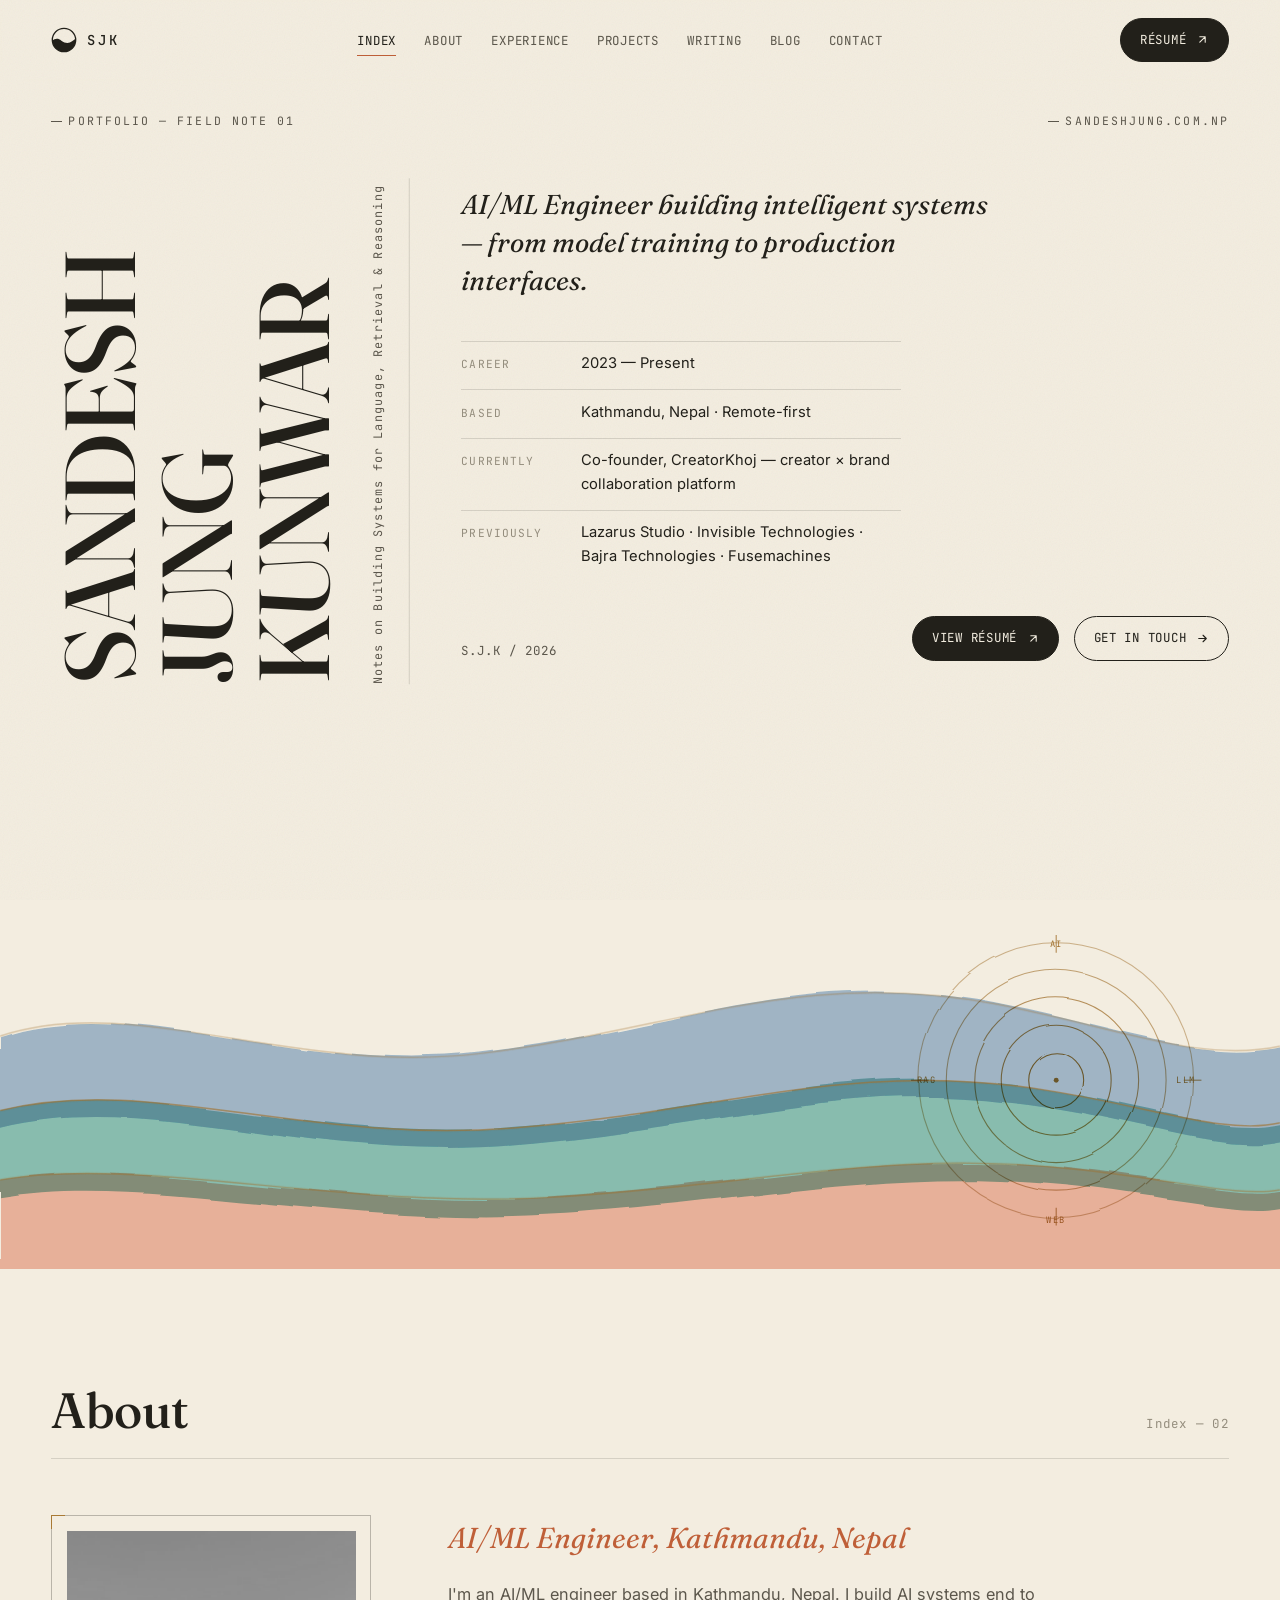
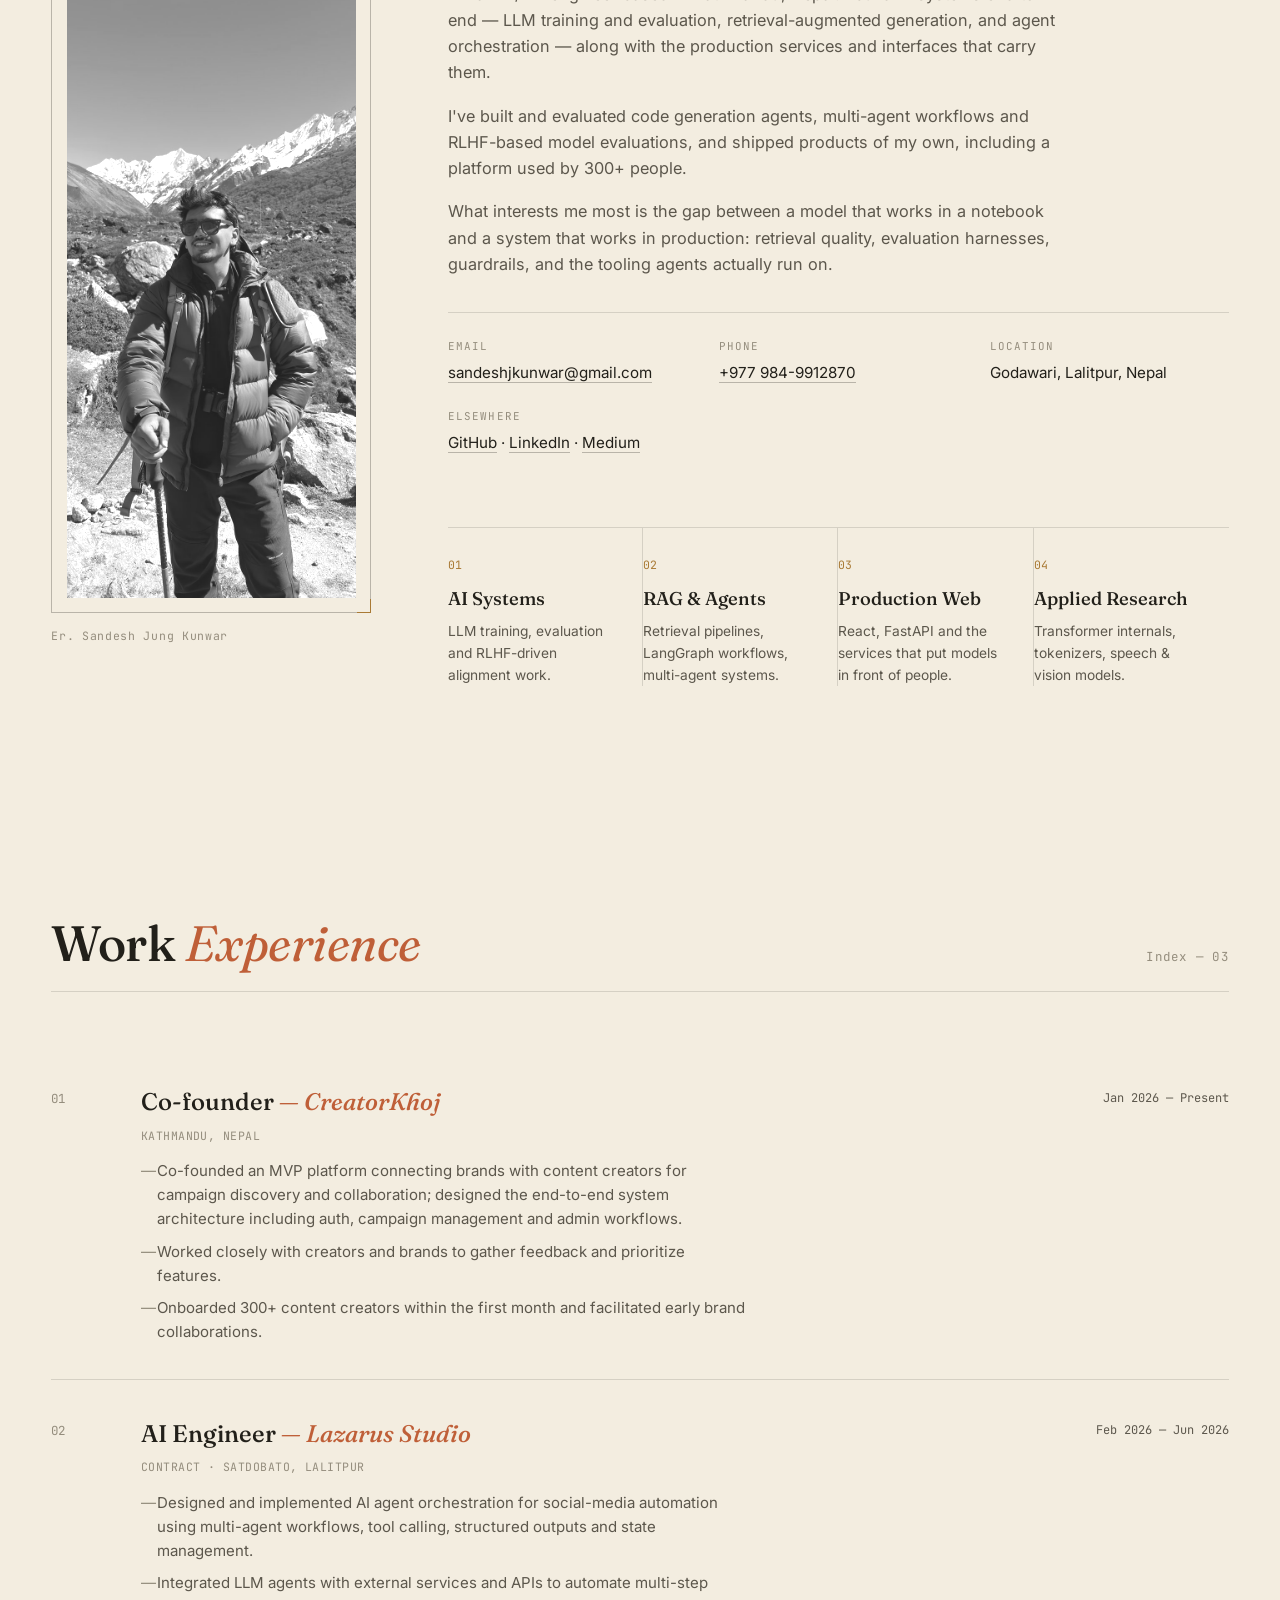
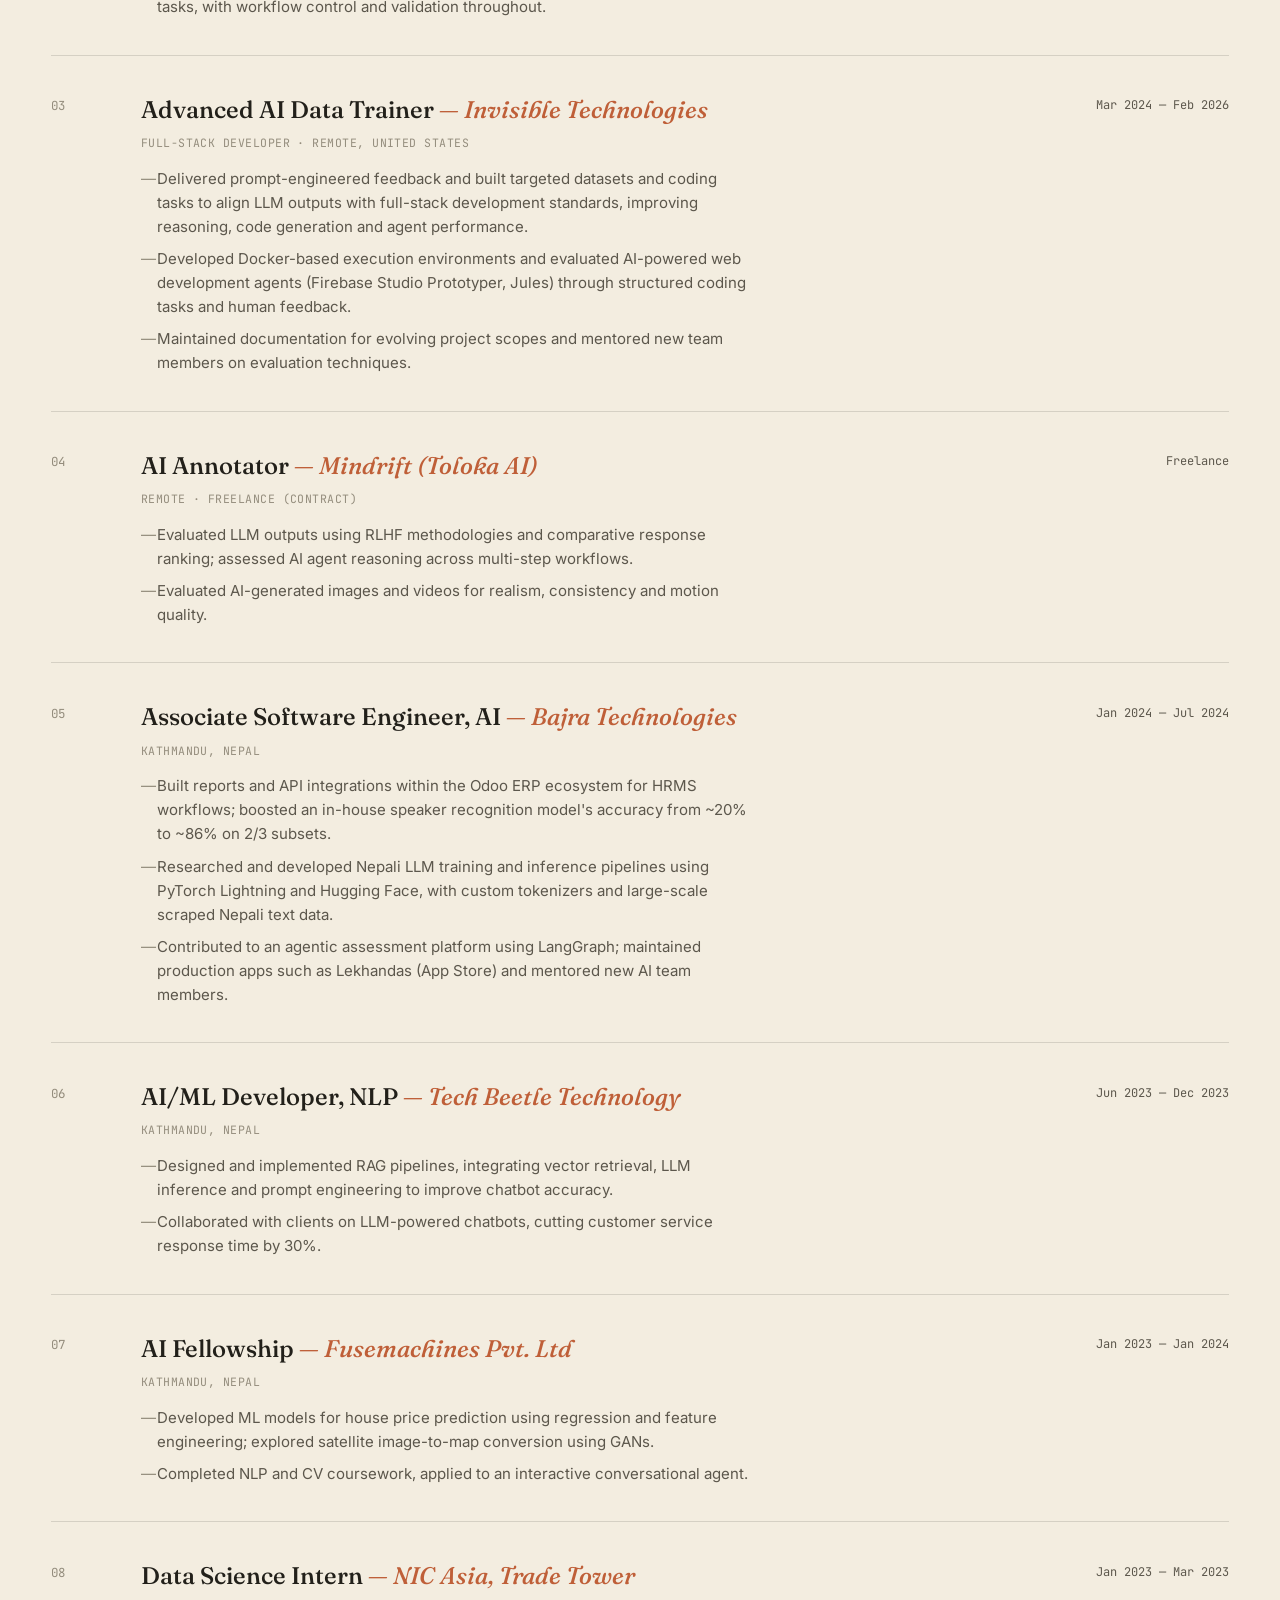
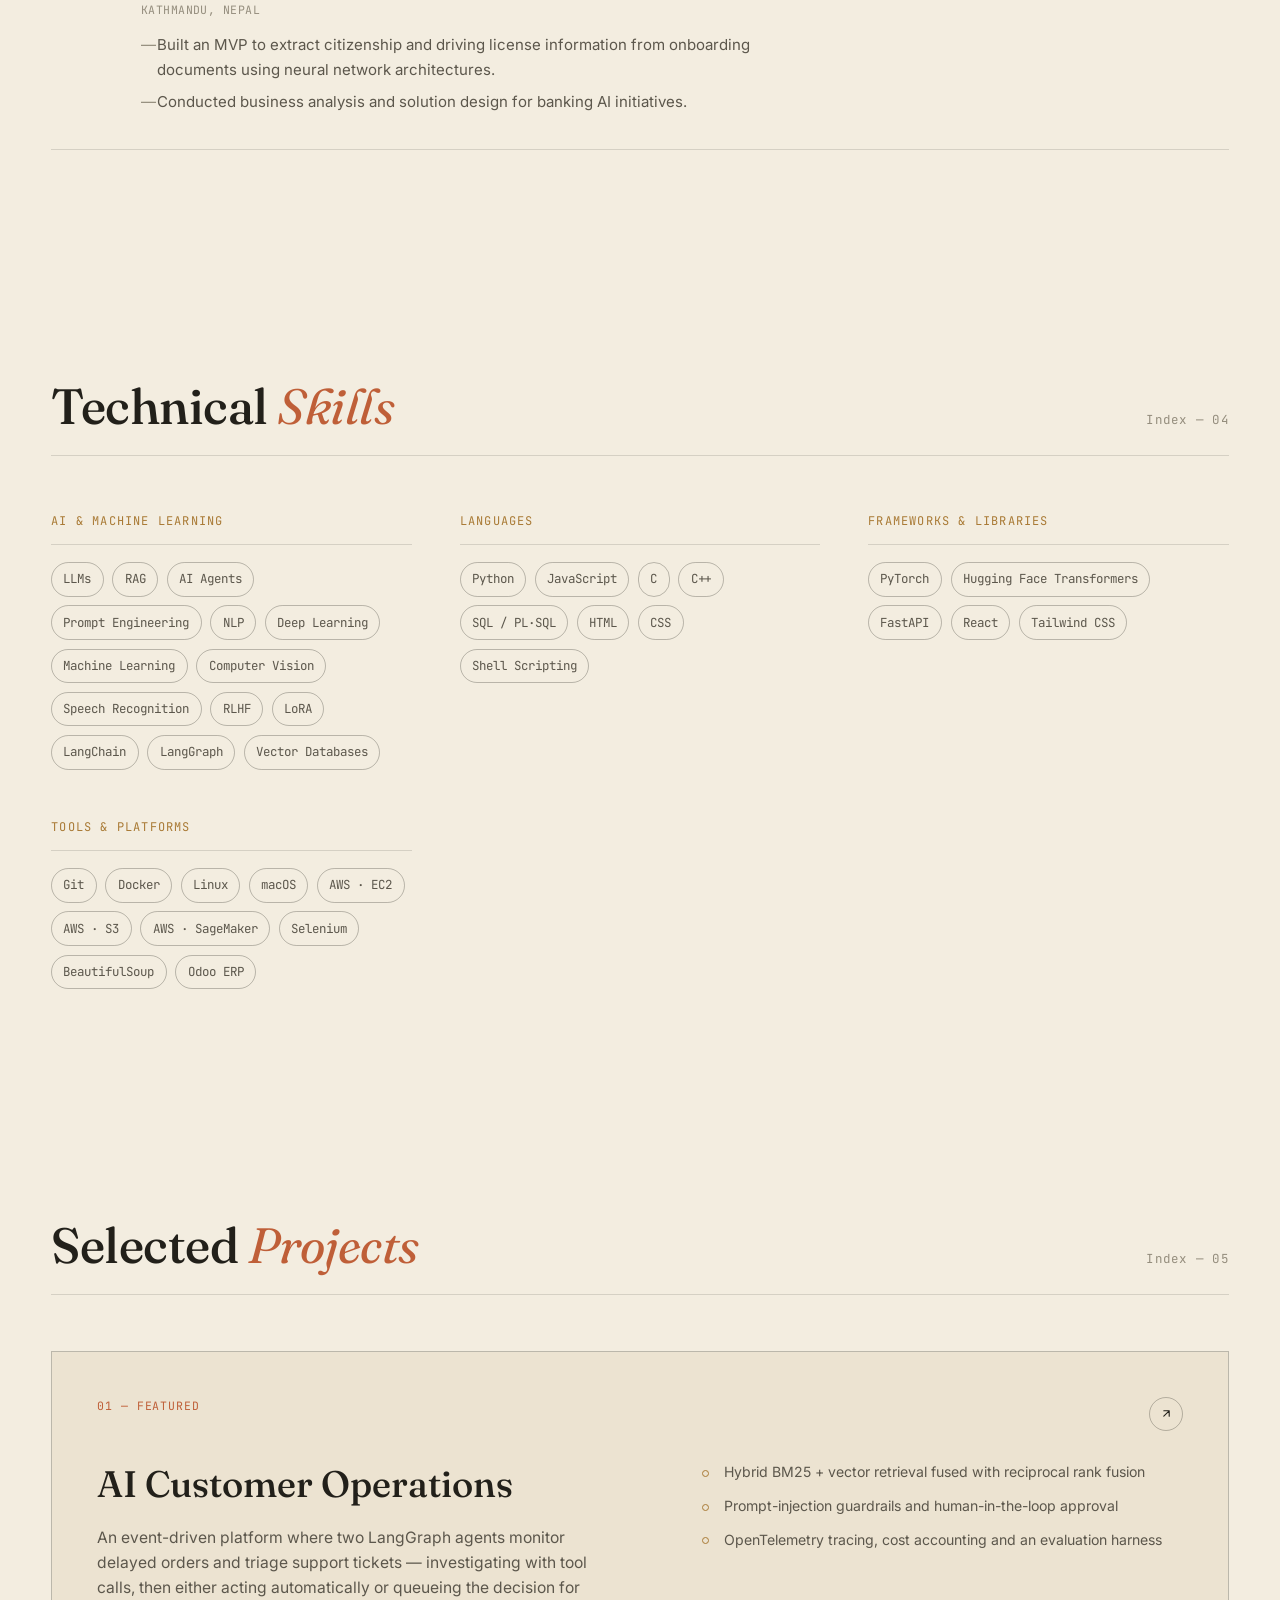
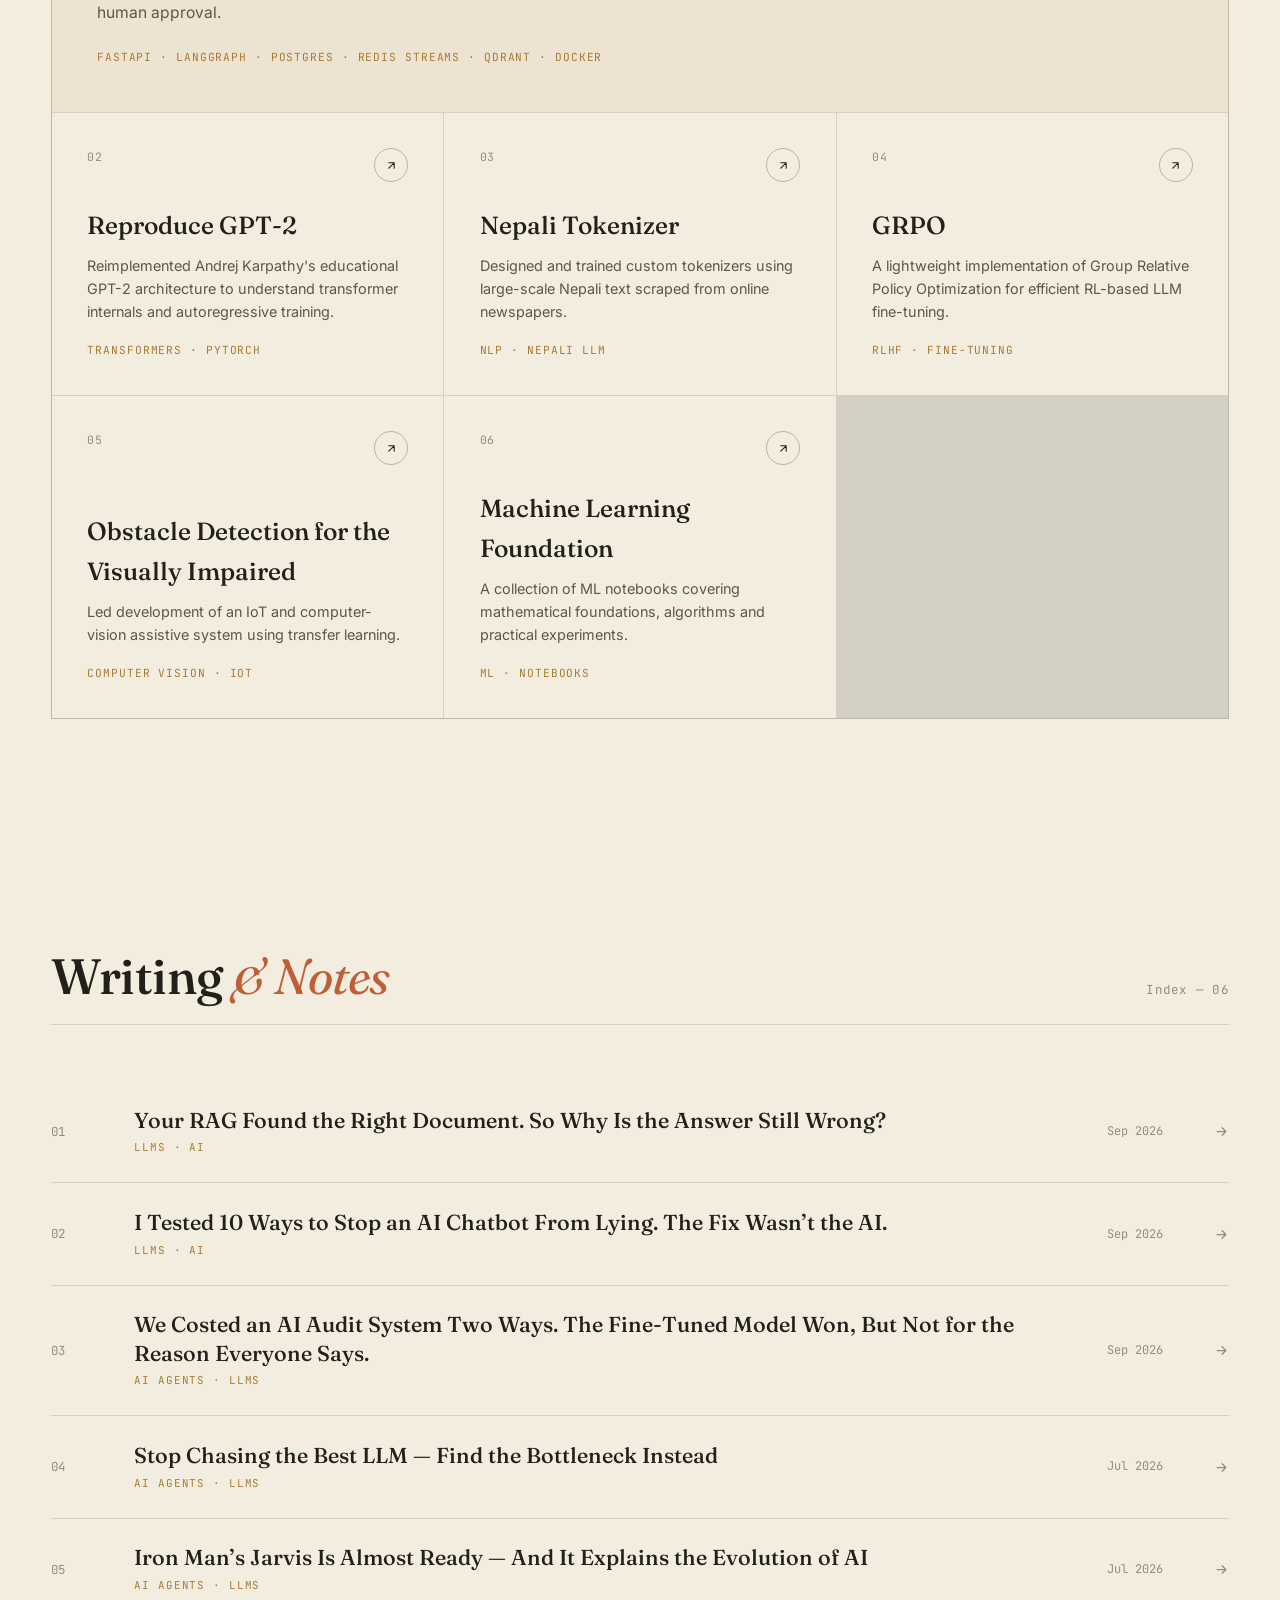
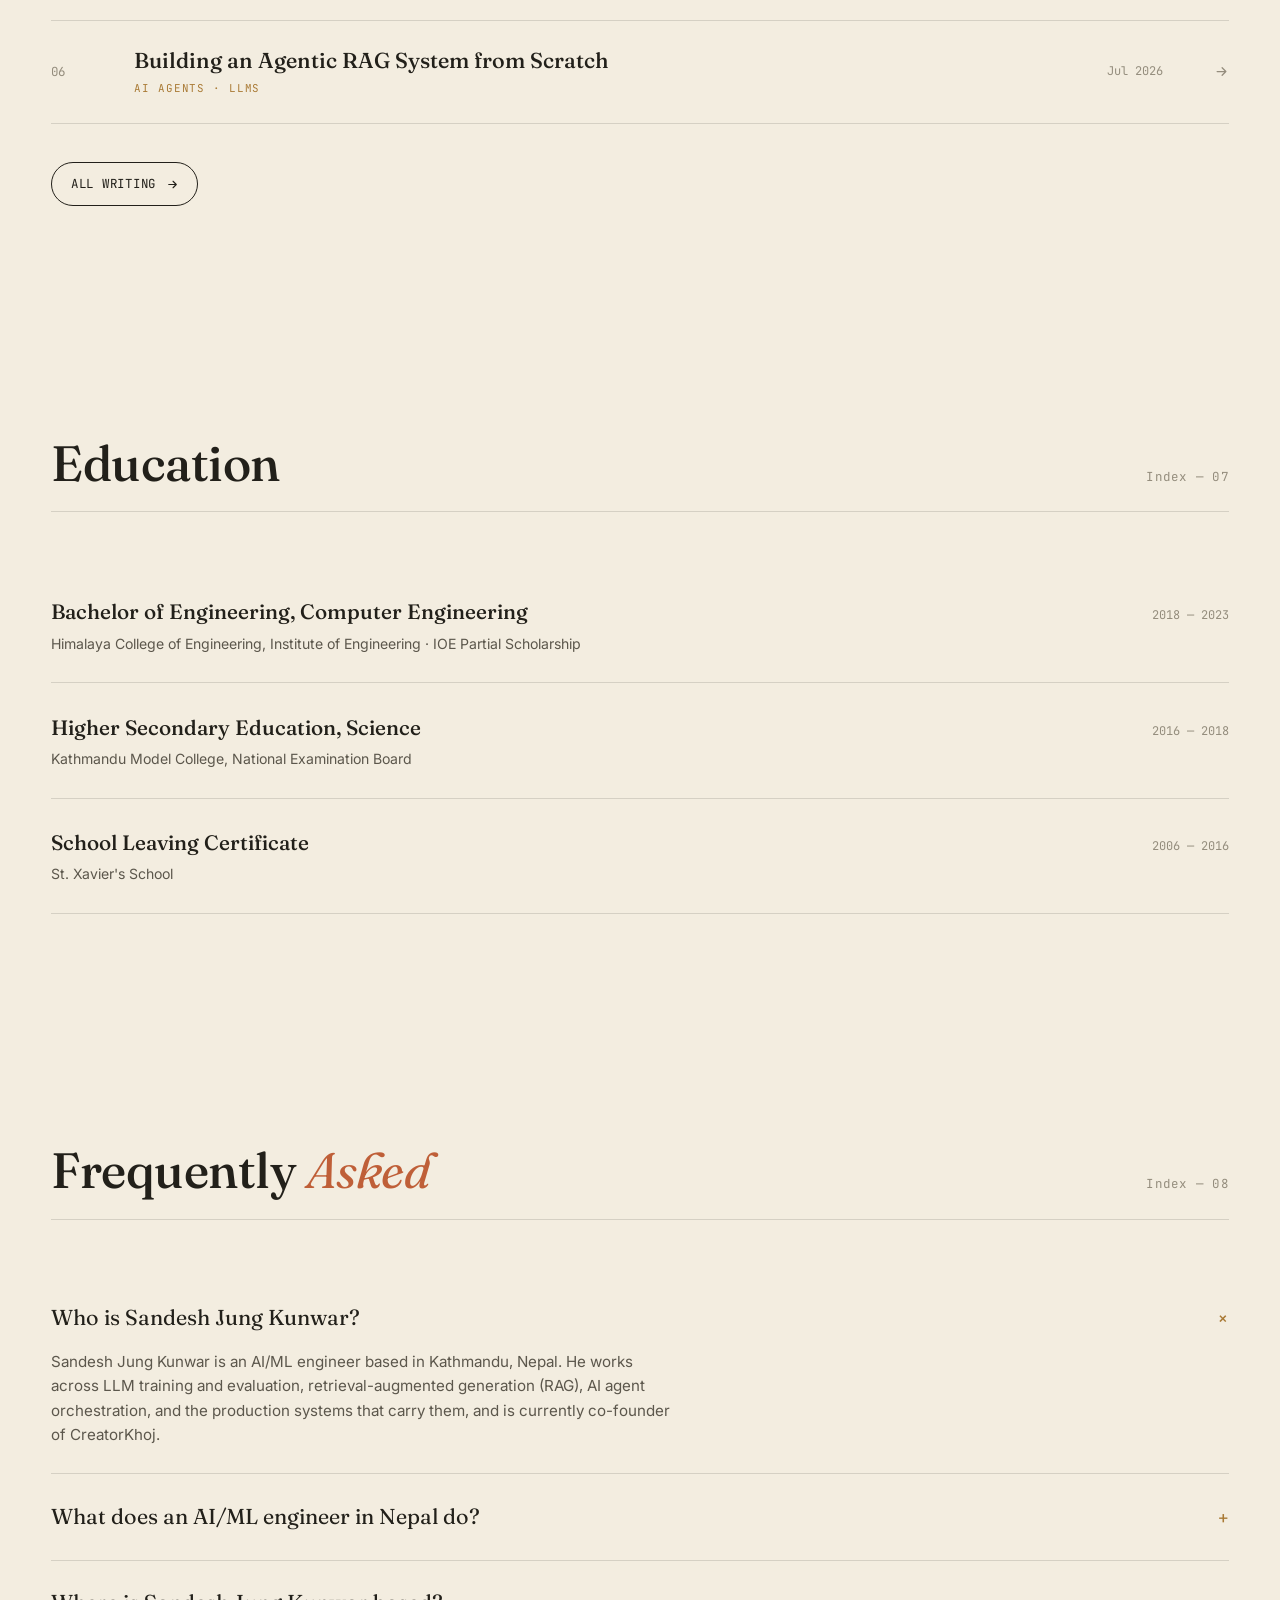
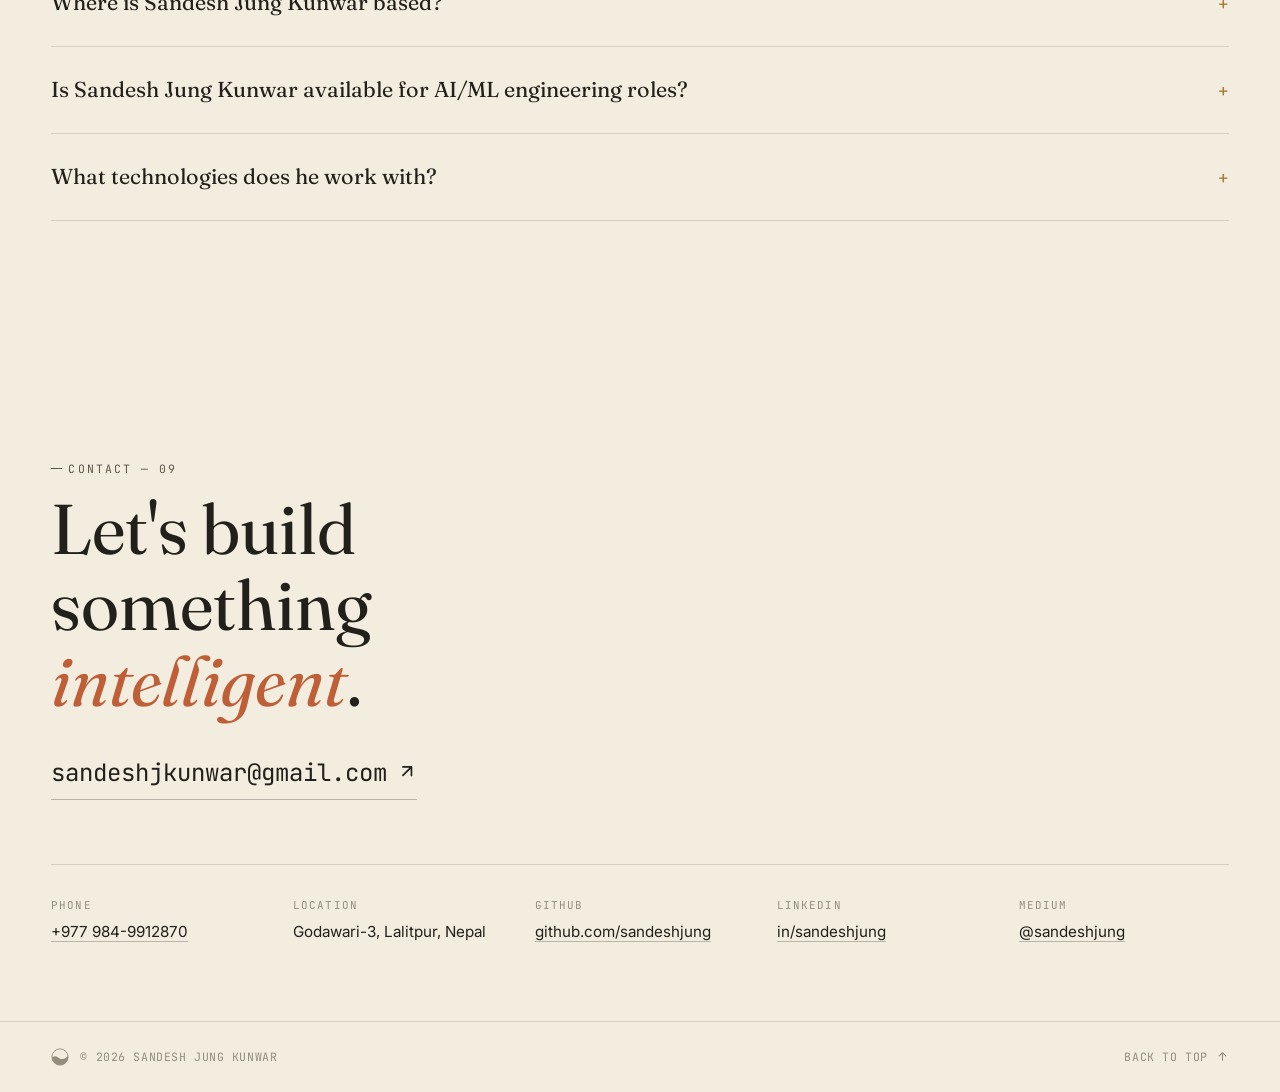
<file: index.html>
<!DOCTYPE html>
<html lang="en">

<head>
  <meta charset="UTF-8">
  <meta http-equiv="X-UA-Compatible" content="IE=edge">
  <meta name="viewport" content="width=device-width, initial-scale=1.0">

  <!--
    - primary meta tags
  -->
  <title>Sandesh Jung Kunwar | AI/ML Engineer in Nepal</title>
  <meta name="title" content="Sandesh Jung Kunwar | AI/ML Engineer in Nepal">
  <meta name="description" content="Sandesh Jung Kunwar is an AI/ML engineer based in Kathmandu, Nepal, building LLMs, RAG pipelines and AI agents for production. Explore his experience, projects and writing.">
  <meta name="keywords" content="Sandesh Jung Kunwar, AI/ML Engineer, AI Engineer Nepal, Machine Learning Engineer Nepal, AI Engineer Kathmandu, LLM Engineer, RAG Engineer, AI Agents Engineer, Nepali AI Engineer">
  <meta name="author" content="Sandesh Jung Kunwar">
  <meta name="robots" content="index, follow, max-image-preview:large">
  <meta name="theme-color" content="#f3ede0">
  <link rel="canonical" href="https://sandeshjung.com.np/">

  <!--
    - geo / location signals
  -->
  <meta name="geo.region" content="NP-3">
  <meta name="geo.placename" content="Kathmandu, Nepal">
  <meta name="geo.position" content="27.6710;85.3223">
  <meta name="ICBM" content="27.6710, 85.3223">

  <!--
    - open graph
  -->
  <meta property="og:type" content="profile">
  <meta property="og:url" content="https://sandeshjung.com.np/">
  <meta property="og:site_name" content="Sandesh Jung Kunwar">
  <meta property="og:locale" content="en_US">
  <meta property="og:title" content="Sandesh Jung Kunwar | AI/ML Engineer in Nepal">
  <meta property="og:description" content="AI/ML engineer based in Kathmandu, Nepal, building LLMs, RAG pipelines and AI agents for production. Experience, projects and writing.">
  <meta property="og:image" content="https://sandeshjung.com.np/assets/images/og-image.jpg">
  <meta property="og:image:width" content="1200">
  <meta property="og:image:height" content="630">
  <meta property="og:image:alt" content="Sandesh Jung Kunwar — AI/ML Engineer in Nepal">
  <meta property="profile:first_name" content="Sandesh">
  <meta property="profile:last_name" content="Kunwar">

  <!--
    - twitter card
  -->
  <meta name="twitter:card" content="summary_large_image">
  <meta name="twitter:title" content="Sandesh Jung Kunwar | AI/ML Engineer in Nepal">
  <meta name="twitter:description" content="AI/ML engineer based in Kathmandu, Nepal, building LLMs, RAG pipelines and AI agents for production.">
  <meta name="twitter:image" content="https://sandeshjung.com.np/assets/images/og-image.jpg">

  <!--
    - favicon
  -->
  <link rel="icon" href="favicon.svg" type="image/svg+xml">
  <link rel="apple-touch-icon" href="./assets/images/apple-touch-icon.png">
  <link rel="manifest" href="./site.webmanifest">

  <!--
    - font links
  -->
  <link rel="preconnect" href="https://fonts.googleapis.com">
  <link rel="preconnect" href="https://fonts.gstatic.com" crossorigin>

  <!--
    - custom css link
  -->
  <link rel="stylesheet" href="./assets/css/style.css">

  <!--
    - preload
  -->
  <link rel="preload" as="image" href="./assets/images/hero-image.jpg">

  <!--
    - structured data (SEO + GEO / AI answer engines)
  -->
  <script type="application/ld+json">
  {
    "@context": "https://schema.org",
    "@type": "Person",
    "@id": "https://sandeshjung.com.np/#person",
    "name": "Sandesh Jung Kunwar",
    "alternateName": "Sandesh Kunwar",
    "url": "https://sandeshjung.com.np/",
    "image": "https://sandeshjung.com.np/assets/images/hero-image.jpg",
    "jobTitle": "AI/ML Engineer",
    "description": "AI/ML engineer based in Kathmandu, Nepal, working across LLMs, retrieval-augmented generation, AI agents and production software systems.",
    "email": "mailto:sandeshjkunwar@gmail.com",
    "telephone": "+977-9849912870",
    "nationality": "Nepali",
    "gender": "Male",
    "address": {
      "@type": "PostalAddress",
      "addressLocality": "Lalitpur",
      "addressRegion": "Bagmati Province",
      "addressCountry": "NP"
    },
    "worksFor": {
      "@type": "Organization",
      "name": "CreatorKhoj"
    },
    "alumniOf": {
      "@type": "CollegeOrUniversity",
      "name": "Himalaya College of Engineering, Institute of Engineering"
    },
    "knowsAbout": [
      "Artificial Intelligence", "Machine Learning", "Large Language Models",
      "Retrieval-Augmented Generation", "AI Agents", "LangGraph", "LangChain",
      "Natural Language Processing", "Deep Learning", "Computer Vision",
      "RLHF", "PyTorch", "FastAPI", "React"
    ],
    "sameAs": [
      "https://github.com/sandeshjung",
      "https://www.linkedin.com/in/sandeshjung/",
      "https://medium.com/@sandeshjung"
    ]
  }
  </script>

  <script type="application/ld+json">
  {
    "@context": "https://schema.org",
    "@type": "WebSite",
    "url": "https://sandeshjung.com.np/",
    "name": "Sandesh Jung Kunwar — AI/ML Engineer in Nepal",
    "description": "Portfolio of Sandesh Jung Kunwar, an AI/ML engineer based in Kathmandu, Nepal.",
    "inLanguage": "en",
    "author": { "@id": "https://sandeshjung.com.np/#person" }
  }
  </script>

  <script type="application/ld+json">
  {
    "@context": "https://schema.org",
    "@type": "FAQPage",
    "mainEntity": [
      {
        "@type": "Question",
        "name": "Who is Sandesh Jung Kunwar?",
        "acceptedAnswer": {
          "@type": "Answer",
          "text": "Sandesh Jung Kunwar is an AI/ML engineer based in Kathmandu, Nepal. He works across LLM training and evaluation, retrieval-augmented generation (RAG), AI agent orchestration, and the production systems that carry them, and is currently co-founder of CreatorKhoj."
        }
      },
      {
        "@type": "Question",
        "name": "What does an AI/ML engineer in Nepal do?",
        "acceptedAnswer": {
          "@type": "Answer",
          "text": "An AI/ML engineer builds and ships machine learning and AI systems end to end: training and evaluating models, building retrieval and agent pipelines, and integrating them into production applications. Sandesh Jung Kunwar, an AI/ML engineer based in Nepal, has done this for LLM alignment, RAG chatbots, multi-agent workflows and full-stack products."
        }
      },
      {
        "@type": "Question",
        "name": "Where is Sandesh Jung Kunwar based?",
        "acceptedAnswer": {
          "@type": "Answer",
          "text": "Sandesh Jung Kunwar is based in Lalitpur, in the Kathmandu Valley, Nepal, and works remotely with teams internationally."
        }
      },
      {
        "@type": "Question",
        "name": "Is Sandesh Jung Kunwar available for AI/ML engineering roles?",
        "acceptedAnswer": {
          "@type": "Answer",
          "text": "Yes. Sandesh Jung Kunwar is open to AI/ML engineering opportunities, both remote and in Nepal. He can be reached at sandeshjkunwar@gmail.com."
        }
      },
      {
        "@type": "Question",
        "name": "What technologies does Sandesh Jung Kunwar work with?",
        "acceptedAnswer": {
          "@type": "Answer",
          "text": "Python, PyTorch, Hugging Face Transformers, LangChain and LangGraph, FastAPI, React, and AWS, applied to LLMs, RAG pipelines, AI agents and production web applications."
        }
      }
    ]
  }
  </script>

</head>

<body id="top">

  <!--
    - #SVG SYMBOLS
  -->

  <svg width="0" height="0" style="position:absolute" aria-hidden="true" focusable="false">
    <defs>
      <symbol id="mark" viewBox="0 0 32 32">
        <clipPath id="mark-clip">
          <circle cx="16" cy="16" r="14.4"/>
        </clipPath>
        <circle cx="16" cy="16" r="14.4" fill="none" stroke="currentColor" stroke-width="1.6"/>
        <path class="mark-tide" clip-path="url(#mark-clip)"
          d="M0 18.6C4.6 13.6 8.4 13.6 12.8 16.8 17.6 20.3 22 20.6 26.4 17.2 29 15.2 30.6 14 32 13.4V32H0Z"
          fill="currentColor"/>
      </symbol>
      <symbol id="arrow-up-right" viewBox="0 0 24 24">
        <path d="M7 17L17 7M17 7H7m10 0v10" fill="none" stroke="currentColor" stroke-width="2"
          stroke-linecap="round" stroke-linejoin="round"/>
      </symbol>
      <symbol id="arrow-right" viewBox="0 0 24 24">
        <path d="M5 12h14m0 0l-6-6m6 6l-6 6" fill="none" stroke="currentColor" stroke-width="2"
          stroke-linecap="round" stroke-linejoin="round"/>
      </symbol>
      <symbol id="arrow-top" viewBox="0 0 24 24">
        <path d="M12 19V5m0 0l-6 6m6-6l6 6" fill="none" stroke="currentColor" stroke-width="2"
          stroke-linecap="round" stroke-linejoin="round"/>
      </symbol>
      <symbol id="close" viewBox="0 0 24 24">
        <path d="M6 6l12 12M18 6L6 18" fill="none" stroke="currentColor" stroke-width="2" stroke-linecap="round"/>
      </symbol>
    </defs>
  </svg>


  <!--
    - #HEADER
  -->

  <header class="header" data-header>
    <div class="container">

      <a href="#top" class="logo" aria-label="Sandesh Jung Kunwar — home">
        <svg class="logo-mark" aria-hidden="true"><use href="#mark"></use></svg>
        <span class="logo-type">SJK</span>
      </a>

      <nav class="navbar" data-navbar>

        <div class="navbar-top">
          <a href="#top" class="logo" aria-label="Sandesh Jung Kunwar — home">
            <svg class="logo-mark" aria-hidden="true"><use href="#mark"></use></svg>
            <span class="logo-type">SJK</span>
          </a>

          <button class="nav-close-btn" aria-label="close menu" data-nav-toggler>
            <svg width="16" height="16" aria-hidden="true"><use href="#close"></use></svg>
          </button>
        </div>

        <ul class="navbar-list">
          <li><a href="#home" class="navbar-link" data-nav-link>Index</a></li>
          <li><a href="#about" class="navbar-link" data-nav-link>About</a></li>
          <li><a href="#experience" class="navbar-link" data-nav-link>Experience</a></li>
          <li><a href="#projects" class="navbar-link" data-nav-link>Projects</a></li>
          <li><a href="#writing" class="navbar-link" data-nav-link>Writing</a></li>
          <li><a href="./blog/" class="navbar-link" data-nav-link>Blog</a></li>
          <li><a href="#contact" class="navbar-link" data-nav-link>Contact</a></li>
        </ul>

      </nav>

      <div class="header-actions">
        <a href="./Sandesh_Jung_Kunwar_Resume.pdf" class="btn btn-primary" target="_blank" rel="noopener noreferrer">
          <span>Résumé</span>
          <svg class="btn-icon" aria-hidden="true"><use href="#arrow-up-right"></use></svg>
        </a>

        <button class="nav-open-btn" aria-label="open menu" data-nav-toggler>
          <span class="line"></span>
        </button>
      </div>

      <div class="overlay" data-overlay data-nav-toggler></div>

    </div>
  </header>


  <main>
    <article>

      <!--
        - #HERO
      -->

      <div class="hero" id="home">

        <div class="hero-topbar">
          <span class="eyebrow">Portfolio — Field Note 01</span>
          <span class="eyebrow eyebrow-r">sandeshjung.com.np</span>
        </div>

        <div class="hero-text-zone">

          <div class="hero-title-col">
            <h1 class="hero-name">SANDESH<br>JUNG<br>KUNWAR<span class="sr-only"> — AI/ML Engineer based in Kathmandu, Nepal</span></h1>
            <p class="hero-subline">Notes on Building Systems for Language, Retrieval &amp; Reasoning</p>
          </div>

          <div class="hero-info">

            <div>
              <p class="hero-tagline" data-reveal>AI/ML Engineer building intelligent systems — from model training to production interfaces.</p>

              <dl class="hero-meta" data-reveal>
                <div class="meta-row">
                  <dt>Career</dt>
                  <dd>2023 — Present</dd>
                </div>
                <div class="meta-row">
                  <dt>Based</dt>
                  <dd>Kathmandu, Nepal · Remote-first</dd>
                </div>
                <div class="meta-row">
                  <dt>Currently</dt>
                  <dd>Co-founder, CreatorKhoj — creator × brand collaboration platform</dd>
                </div>
                <div class="meta-row">
                  <dt>Previously</dt>
                  <dd>Lazarus Studio · Invisible Technologies · Bajra Technologies · Fusemachines</dd>
                </div>
              </dl>
            </div>

            <div class="hero-bottom-row">
              <span class="hero-signature">S.J.K / 2026</span>
              <div class="hero-cta">
                <a href="./Sandesh_Jung_Kunwar_Resume.pdf" class="btn btn-primary" target="_blank" rel="noopener noreferrer">
                  <span>View Résumé</span>
                  <svg class="btn-icon" aria-hidden="true"><use href="#arrow-up-right"></use></svg>
                </a>
                <a href="#contact" class="btn btn-ghost">
                  <span>Get in Touch</span>
                  <svg class="btn-icon" aria-hidden="true"><use href="#arrow-right"></use></svg>
                </a>
              </div>
            </div>

          </div>

        </div>

        <div class="hero-art-zone" aria-hidden="true">

          <svg class="tide-waves" viewBox="0 0 1440 420" preserveAspectRatio="none">
            <defs>
              <filter id="riso" x="-10%" y="-20%" width="120%" height="160%">
                <feTurbulence type="fractalNoise" baseFrequency="0.006" numOctaves="2" seed="4" result="n"/>
                <feDisplacementMap in="SourceGraphic" in2="n" scale="9"/>
              </filter>
            </defs>
            <g filter="url(#riso)">
              <path fill="#1f68b0" opacity="0.4" style="mix-blend-mode:multiply"
                d="M0 232C150 196 330 264 540 246C760 227 900 176 1120 206C1258 225 1350 254 1440 240L1440 316C1380 326 1300 304 1180 290C960 264 810 307 580 320C340 334 170 276 0 306Z"/>
              <path fill="#00867c" opacity="0.44" style="mix-blend-mode:multiply"
                d="M0 292C170 262 340 320 580 306C810 293 960 250 1180 276C1300 290 1380 312 1440 302L1440 370C1395 376 1330 363 1220 354C1000 336 860 366 620 376C380 386 160 342 0 362Z"/>
              <path fill="#e2643a" opacity="0.42" style="mix-blend-mode:multiply"
                d="M0 348C160 328 380 372 620 362C860 352 1000 322 1220 340C1330 349 1395 362 1440 356L1440 600L0 600Z"/>
            </g>
            <g stroke="#a97a35" fill="none" stroke-width="1.2" opacity="0.7">
              <path d="M0 292C170 262 340 320 580 306 810 293 960 250 1180 276 1300 290 1380 312 1440 302"/>
              <path opacity="0.75"
                d="M0 348C160 328 380 372 620 362 860 352 1000 322 1220 340 1330 349 1395 362 1440 356"/>
              <path opacity="0.5"
                d="M0 232C150 196 330 264 540 246 760 227 900 176 1120 206 1258 225 1350 254 1440 240"/>
            </g>
          </svg>

          <svg class="tide-dial" viewBox="0 0 300 300" fill="none">
            <defs>
              <filter id="wobble" x="-20%" y="-20%" width="140%" height="140%">
                <feTurbulence type="fractalNoise" baseFrequency="0.012" numOctaves="2" seed="7" result="noise"/>
                <feDisplacementMap in="SourceGraphic" in2="noise" scale="5"/>
              </filter>
            </defs>
            <g filter="url(#wobble)" stroke="#a97a35" stroke-width="1.1">
              <circle cx="150" cy="150" r="140" opacity="0.5"/>
              <circle cx="150" cy="150" r="112" opacity="0.62"/>
              <circle cx="150" cy="150" r="84" opacity="0.76"/>
              <circle cx="150" cy="150" r="56" opacity="0.88"/>
              <circle cx="150" cy="150" r="28" opacity="1"/>
            </g>
            <g stroke="#a97a35" stroke-width="1.1" opacity="0.8">
              <line x1="150" y1="2" x2="150" y2="20"/>
              <line x1="150" y1="280" x2="150" y2="298"/>
              <line x1="2" y1="150" x2="20" y2="150"/>
              <line x1="280" y1="150" x2="298" y2="150"/>
            </g>
            <circle cx="150" cy="150" r="2.5" fill="#a97a35"/>
            <g font-family="'JetBrains Mono', monospace" font-size="9" letter-spacing="1.5" fill="#a97a35">
              <text x="150" y="14" text-anchor="middle">AI</text>
              <text x="150" y="296" text-anchor="middle">WEB</text>
              <text x="8" y="153" text-anchor="start">RAG</text>
              <text x="292" y="153" text-anchor="end">LLM</text>
            </g>
          </svg>

        </div>

      </div>


      <!--
        - #ABOUT
      -->

      <section class="section" aria-labelledby="about-title" id="about">
        <div class="container">

          <div class="section-head" data-reveal>
            <h2 class="section-title" id="about-title">About</h2>
            <span class="index-no">Index — 02</span>
          </div>

          <div class="about-grid">

            <div class="about-portrait" data-reveal>
              <div class="portrait-frame">
                <span class="portrait-corner tl"></span>
                <span class="portrait-corner br"></span>
                <img src="./assets/images/hero-image.jpg" width="500" height="667" loading="lazy" alt="Sandesh Jung Kunwar, AI/ML engineer based in Kathmandu, Nepal">
              </div>
              <p class="portrait-caption">Er. Sandesh Jung Kunwar</p>
            </div>

            <div data-reveal>
              <p class="about-kicker">AI/ML Engineer, Kathmandu, Nepal</p>

              <div class="about-copy">
                <p>I'm an AI/ML engineer based in Kathmandu, Nepal. I build AI systems end to end — LLM training and evaluation, retrieval-augmented generation, and agent orchestration — along with the production services and interfaces that carry them.</p>
                <p>I've built and evaluated code generation agents, multi-agent workflows and RLHF-based model evaluations, and shipped products of my own, including a platform used by 300+ people.</p>
                <p>What interests me most is the gap between a model that works in a notebook and a system that works in production: retrieval quality, evaluation harnesses, guardrails, and the tooling agents actually run on.</p>
              </div>

              <dl class="about-facts">
                <div class="fact">
                  <dt>Email</dt>
                  <dd><a href="mailto:sandeshjkunwar@gmail.com">sandeshjkunwar@gmail.com</a></dd>
                </div>
                <div class="fact">
                  <dt>Phone</dt>
                  <dd><a href="tel:+9779849912870">+977 984-9912870</a></dd>
                </div>
                <div class="fact">
                  <dt>Location</dt>
                  <dd>Godawari, Lalitpur, Nepal</dd>
                </div>
                <div class="fact">
                  <dt>Elsewhere</dt>
                  <dd>
                    <a href="https://github.com/sandeshjung" target="_blank" rel="noopener noreferrer">GitHub</a> ·
                    <a href="https://www.linkedin.com/in/sandeshjung/" target="_blank" rel="noopener noreferrer">LinkedIn</a> ·
                    <a href="https://medium.com/@sandeshjung" target="_blank" rel="noopener noreferrer">Medium</a>
                  </dd>
                </div>
              </dl>

              <div class="focus-row">
                <div class="focus-item">
                  <span class="focus-no">01</span>
                  <h3 class="focus-title">AI Systems</h3>
                  <p class="focus-text">LLM training, evaluation and RLHF-driven alignment work.</p>
                </div>
                <div class="focus-item">
                  <span class="focus-no">02</span>
                  <h3 class="focus-title">RAG &amp; Agents</h3>
                  <p class="focus-text">Retrieval pipelines, LangGraph workflows, multi-agent systems.</p>
                </div>
                <div class="focus-item">
                  <span class="focus-no">03</span>
                  <h3 class="focus-title">Production Web</h3>
                  <p class="focus-text">React, FastAPI and the services that put models in front of people.</p>
                </div>
                <div class="focus-item">
                  <span class="focus-no">04</span>
                  <h3 class="focus-title">Applied Research</h3>
                  <p class="focus-text">Transformer internals, tokenizers, speech &amp; vision models.</p>
                </div>
              </div>

            </div>

          </div>

        </div>
      </section>


      <!--
        - #EXPERIENCE
      -->

      <section class="section" aria-labelledby="experience-title" id="experience">
        <div class="container">

          <div class="section-head" data-reveal>
            <h2 class="section-title" id="experience-title">Work <em>Experience</em></h2>
            <span class="index-no">Index — 03</span>
          </div>

          <div class="exp-list">

            <div class="exp-item" data-reveal>
              <span class="exp-no">01</span>
              <div>
                <h3 class="exp-role">Co-founder <span class="company">— CreatorKhoj</span></h3>
                <p class="exp-meta">Kathmandu, Nepal</p>
                <ul class="exp-desc">
                  <li>Co-founded an MVP platform connecting brands with content creators for campaign discovery and collaboration; designed the end-to-end system architecture including auth, campaign management and admin workflows.</li>
                  <li>Worked closely with creators and brands to gather feedback and prioritize features.</li>
                  <li>Onboarded 300+ content creators within the first month and facilitated early brand collaborations.</li>
                </ul>
              </div>
              <span class="exp-date">Jan 2026 — Present</span>
            </div>

            <div class="exp-item" data-reveal>
              <span class="exp-no">02</span>
              <div>
                <h3 class="exp-role">AI Engineer <span class="company">— Lazarus Studio</span></h3>
                <p class="exp-meta">Contract · Satdobato, Lalitpur</p>
                <ul class="exp-desc">
                  <li>Designed and implemented AI agent orchestration for social-media automation using multi-agent workflows, tool calling, structured outputs and state management.</li>
                  <li>Integrated LLM agents with external services and APIs to automate multi-step tasks, with workflow control and validation throughout.</li>
                </ul>
              </div>
              <span class="exp-date">Feb 2026 — Jun 2026</span>
            </div>

            <div class="exp-item" data-reveal>
              <span class="exp-no">03</span>
              <div>
                <h3 class="exp-role">Advanced AI Data Trainer <span class="company">— Invisible Technologies</span></h3>
                <p class="exp-meta">Full-Stack Developer · Remote, United States</p>
                <ul class="exp-desc">
                  <li>Delivered prompt-engineered feedback and built targeted datasets and coding tasks to align LLM outputs with full-stack development standards, improving reasoning, code generation and agent performance.</li>
                  <li>Developed Docker-based execution environments and evaluated AI-powered web development agents (Firebase Studio Prototyper, Jules) through structured coding tasks and human feedback.</li>
                  <li>Maintained documentation for evolving project scopes and mentored new team members on evaluation techniques.</li>
                </ul>
              </div>
              <span class="exp-date">Mar 2024 — Feb 2026</span>
            </div>

            <div class="exp-item" data-reveal>
              <span class="exp-no">04</span>
              <div>
                <h3 class="exp-role">AI Annotator <span class="company">— Mindrift (Toloka AI)</span></h3>
                <p class="exp-meta">Remote · Freelance (Contract)</p>
                <ul class="exp-desc">
                  <li>Evaluated LLM outputs using RLHF methodologies and comparative response ranking; assessed AI agent reasoning across multi-step workflows.</li>
                  <li>Evaluated AI-generated images and videos for realism, consistency and motion quality.</li>
                </ul>
              </div>
              <span class="exp-date">Freelance</span>
            </div>

            <div class="exp-item" data-reveal>
              <span class="exp-no">05</span>
              <div>
                <h3 class="exp-role">Associate Software Engineer, AI <span class="company">— Bajra Technologies</span></h3>
                <p class="exp-meta">Kathmandu, Nepal</p>
                <ul class="exp-desc">
                  <li>Built reports and API integrations within the Odoo ERP ecosystem for HRMS workflows; boosted an in-house speaker recognition model's accuracy from ~20% to ~86% on 2/3 subsets.</li>
                  <li>Researched and developed Nepali LLM training and inference pipelines using PyTorch Lightning and Hugging Face, with custom tokenizers and large-scale scraped Nepali text data.</li>
                  <li>Contributed to an agentic assessment platform using LangGraph; maintained production apps such as Lekhandas (App Store) and mentored new AI team members.</li>
                </ul>
              </div>
              <span class="exp-date">Jan 2024 — Jul 2024</span>
            </div>

            <div class="exp-item" data-reveal>
              <span class="exp-no">06</span>
              <div>
                <h3 class="exp-role">AI/ML Developer, NLP <span class="company">— Tech Beetle Technology</span></h3>
                <p class="exp-meta">Kathmandu, Nepal</p>
                <ul class="exp-desc">
                  <li>Designed and implemented RAG pipelines, integrating vector retrieval, LLM inference and prompt engineering to improve chatbot accuracy.</li>
                  <li>Collaborated with clients on LLM-powered chatbots, cutting customer service response time by 30%.</li>
                </ul>
              </div>
              <span class="exp-date">Jun 2023 — Dec 2023</span>
            </div>

            <div class="exp-item" data-reveal>
              <span class="exp-no">07</span>
              <div>
                <h3 class="exp-role">AI Fellowship <span class="company">— Fusemachines Pvt. Ltd</span></h3>
                <p class="exp-meta">Kathmandu, Nepal</p>
                <ul class="exp-desc">
                  <li>Developed ML models for house price prediction using regression and feature engineering; explored satellite image-to-map conversion using GANs.</li>
                  <li>Completed NLP and CV coursework, applied to an interactive conversational agent.</li>
                </ul>
              </div>
              <span class="exp-date">Jan 2023 — Jan 2024</span>
            </div>

            <div class="exp-item" data-reveal>
              <span class="exp-no">08</span>
              <div>
                <h3 class="exp-role">Data Science Intern <span class="company">— NIC Asia, Trade Tower</span></h3>
                <p class="exp-meta">Kathmandu, Nepal</p>
                <ul class="exp-desc">
                  <li>Built an MVP to extract citizenship and driving license information from onboarding documents using neural network architectures.</li>
                  <li>Conducted business analysis and solution design for banking AI initiatives.</li>
                </ul>
              </div>
              <span class="exp-date">Jan 2023 — Mar 2023</span>
            </div>

          </div>

        </div>
      </section>


      <!--
        - #SKILLS
      -->

      <section class="section" aria-labelledby="skills-title" id="skills">
        <div class="container">

          <div class="section-head" data-reveal>
            <h2 class="section-title" id="skills-title">Technical <em>Skills</em></h2>
            <span class="index-no">Index — 04</span>
          </div>

          <div class="skills-grid" data-reveal>

            <div>
              <p class="skill-group-title">AI &amp; Machine Learning</p>
              <div class="tag-list">
                <span class="tag">LLMs</span>
                <span class="tag">RAG</span>
                <span class="tag">AI Agents</span>
                <span class="tag">Prompt Engineering</span>
                <span class="tag">NLP</span>
                <span class="tag">Deep Learning</span>
                <span class="tag">Machine Learning</span>
                <span class="tag">Computer Vision</span>
                <span class="tag">Speech Recognition</span>
                <span class="tag">RLHF</span>
                <span class="tag">LoRA</span>
                <span class="tag">LangChain</span>
                <span class="tag">LangGraph</span>
                <span class="tag">Vector Databases</span>
              </div>
            </div>

            <div>
              <p class="skill-group-title">Languages</p>
              <div class="tag-list">
                <span class="tag">Python</span>
                <span class="tag">JavaScript</span>
                <span class="tag">C</span>
                <span class="tag">C++</span>
                <span class="tag">SQL / PL·SQL</span>
                <span class="tag">HTML</span>
                <span class="tag">CSS</span>
                <span class="tag">Shell Scripting</span>
              </div>
            </div>

            <div>
              <p class="skill-group-title">Frameworks &amp; Libraries</p>
              <div class="tag-list">
                <span class="tag">PyTorch</span>
                <span class="tag">Hugging Face Transformers</span>
                <span class="tag">FastAPI</span>
                <span class="tag">React</span>
                <span class="tag">Tailwind CSS</span>
              </div>
            </div>

            <div>
              <p class="skill-group-title">Tools &amp; Platforms</p>
              <div class="tag-list">
                <span class="tag">Git</span>
                <span class="tag">Docker</span>
                <span class="tag">Linux</span>
                <span class="tag">macOS</span>
                <span class="tag">AWS · EC2</span>
                <span class="tag">AWS · S3</span>
                <span class="tag">AWS · SageMaker</span>
                <span class="tag">Selenium</span>
                <span class="tag">BeautifulSoup</span>
                <span class="tag">Odoo ERP</span>
              </div>
            </div>

          </div>

        </div>
      </section>


      <!--
        - #PROJECTS
      -->

      <section class="section" aria-labelledby="projects-title" id="projects">
        <div class="container">

          <div class="section-head" data-reveal>
            <h2 class="section-title" id="projects-title">Selected <em>Projects</em></h2>
            <span class="index-no">Index — 05</span>
          </div>

          <div class="project-grid" data-reveal>

            <a class="project-card featured" href="https://github.com/sandeshjung/ai-customer-operations" target="_blank" rel="noopener noreferrer">
              <div class="project-top">
                <span class="project-no">01 — Featured</span>
                <span class="project-link">
                  <svg class="btn-icon" aria-hidden="true"><use href="#arrow-up-right"></use></svg>
                </span>
              </div>
              <div class="featured-body">
                <div>
                  <h3 class="project-title">AI Customer Operations</h3>
                  <p class="project-desc">An event-driven platform where two LangGraph agents monitor delayed orders and triage support tickets — investigating with tool calls, then either acting automatically or queueing the decision for human approval.</p>
                </div>
                <ul class="featured-points">
                  <li>Hybrid BM25 + vector retrieval fused with reciprocal rank fusion</li>
                  <li>Prompt-injection guardrails and human-in-the-loop approval</li>
                  <li>OpenTelemetry tracing, cost accounting and an evaluation harness</li>
                </ul>
              </div>
              <p class="project-tag">FastAPI · LangGraph · Postgres · Redis Streams · Qdrant · Docker</p>
            </a>

            <a class="project-card" href="https://github.com/sandeshjung/reproduce-GPT" target="_blank" rel="noopener noreferrer">
              <div class="project-top">
                <span class="project-no">02</span>
                <span class="project-link">
                  <svg class="btn-icon" aria-hidden="true"><use href="#arrow-up-right"></use></svg>
                </span>
              </div>
              <div>
                <h3 class="project-title">Reproduce GPT-2</h3>
                <p class="project-desc">Reimplemented Andrej Karpathy's educational GPT-2 architecture to understand transformer internals and autoregressive training.</p>
                <p class="project-tag">Transformers · PyTorch</p>
              </div>
            </a>

            <a class="project-card" href="https://github.com/sandeshjung/Tokenizer" target="_blank" rel="noopener noreferrer">
              <div class="project-top">
                <span class="project-no">03</span>
                <span class="project-link">
                  <svg class="btn-icon" aria-hidden="true"><use href="#arrow-up-right"></use></svg>
                </span>
              </div>
              <div>
                <h3 class="project-title">Nepali Tokenizer</h3>
                <p class="project-desc">Designed and trained custom tokenizers using large-scale Nepali text scraped from online newspapers.</p>
                <p class="project-tag">NLP · Nepali LLM</p>
              </div>
            </a>

            <a class="project-card" href="https://github.com/sandeshjung/nanoGRPO" target="_blank" rel="noopener noreferrer">
              <div class="project-top">
                <span class="project-no">04</span>
                <span class="project-link">
                  <svg class="btn-icon" aria-hidden="true"><use href="#arrow-up-right"></use></svg>
                </span>
              </div>
              <div>
                <h3 class="project-title">GRPO</h3>
                <p class="project-desc">A lightweight implementation of Group Relative Policy Optimization for efficient RL-based LLM fine-tuning.</p>
                <p class="project-tag">RLHF · Fine-tuning</p>
              </div>
            </a>

            <a class="project-card" href="https://github.com/sandeshjung" target="_blank" rel="noopener noreferrer">
              <div class="project-top">
                <span class="project-no">05</span>
                <span class="project-link">
                  <svg class="btn-icon" aria-hidden="true"><use href="#arrow-up-right"></use></svg>
                </span>
              </div>
              <div>
                <h3 class="project-title">Obstacle Detection for the Visually Impaired</h3>
                <p class="project-desc">Led development of an IoT and computer-vision assistive system using transfer learning.</p>
                <p class="project-tag">Computer Vision · IoT</p>
              </div>
            </a>

            <a class="project-card" href="https://github.com/sandeshjung/machine-learning-foundation" target="_blank" rel="noopener noreferrer">
              <div class="project-top">
                <span class="project-no">06</span>
                <span class="project-link">
                  <svg class="btn-icon" aria-hidden="true"><use href="#arrow-up-right"></use></svg>
                </span>
              </div>
              <div>
                <h3 class="project-title">Machine Learning Foundation</h3>
                <p class="project-desc">A collection of ML notebooks covering mathematical foundations, algorithms and practical experiments.</p>
                <p class="project-tag">ML · Notebooks</p>
              </div>
            </a>

          </div>

        </div>
      </section>


      <!--
        - #WRITING
      -->

      <section class="section" aria-labelledby="writing-title" id="writing">
        <div class="container">

          <div class="section-head" data-reveal>
            <h2 class="section-title" id="writing-title">Writing <em>&amp; Notes</em></h2>
            <span class="index-no">Index — 06</span>
          </div>

          <div class="writing-list" data-reveal>
            <!-- blog:latest:start — generated by scripts/build-blog.mjs -->

            <a class="writing-item" href="./blog/your-rag-found-the-right-document-so-why-is-the-answer-still-wrong/">
              <span class="writing-no">01</span>
              <div class="writing-body">
                <h3 class="writing-title">Your RAG Found the Right Document. So Why Is the Answer Still Wrong?</h3>
                <p class="writing-tag">LLMs · AI</p>
              </div>
              <span class="writing-date">Sep 2026</span>
              <svg class="writing-arrow" aria-hidden="true"><use href="#arrow-right"></use></svg>
            </a>

            <a class="writing-item" href="./blog/i-tested-10-ways-to-stop-an-ai-chatbot-from-lying-the-fix-wasnt-the-ai/">
              <span class="writing-no">02</span>
              <div class="writing-body">
                <h3 class="writing-title">I Tested 10 Ways to Stop an AI Chatbot From Lying. The Fix Wasn’t the AI.</h3>
                <p class="writing-tag">LLMs · AI</p>
              </div>
              <span class="writing-date">Sep 2026</span>
              <svg class="writing-arrow" aria-hidden="true"><use href="#arrow-right"></use></svg>
            </a>

            <a class="writing-item" href="./blog/we-costed-an-ai-audit-system-two-ways/">
              <span class="writing-no">03</span>
              <div class="writing-body">
                <h3 class="writing-title">We Costed an AI Audit System Two Ways. The Fine-Tuned Model Won, But Not for the Reason Everyone Says.</h3>
                <p class="writing-tag">AI Agents · LLMs</p>
              </div>
              <span class="writing-date">Sep 2026</span>
              <svg class="writing-arrow" aria-hidden="true"><use href="#arrow-right"></use></svg>
            </a>

            <a class="writing-item" href="./blog/stop-chasing-the-best-llm-find-the-bottleneck-instead/">
              <span class="writing-no">04</span>
              <div class="writing-body">
                <h3 class="writing-title">Stop Chasing the Best LLM — Find the Bottleneck Instead</h3>
                <p class="writing-tag">AI Agents · LLMs</p>
              </div>
              <span class="writing-date">Jul 2026</span>
              <svg class="writing-arrow" aria-hidden="true"><use href="#arrow-right"></use></svg>
            </a>

            <a class="writing-item" href="./blog/iron-mans-jarvis-is-almost-ready-and-it-explains-the-evolution-of-ai/">
              <span class="writing-no">05</span>
              <div class="writing-body">
                <h3 class="writing-title">Iron Man’s Jarvis Is Almost Ready — And It Explains the Evolution of AI</h3>
                <p class="writing-tag">AI Agents · LLMs</p>
              </div>
              <span class="writing-date">Jul 2026</span>
              <svg class="writing-arrow" aria-hidden="true"><use href="#arrow-right"></use></svg>
            </a>

            <a class="writing-item" href="./blog/building-an-agentic-rag-system-from-scratch/">
              <span class="writing-no">06</span>
              <div class="writing-body">
                <h3 class="writing-title">Building an Agentic RAG System from Scratch</h3>
                <p class="writing-tag">AI Agents · LLMs</p>
              </div>
              <span class="writing-date">Jul 2026</span>
              <svg class="writing-arrow" aria-hidden="true"><use href="#arrow-right"></use></svg>
            </a>

            <!-- blog:latest:end -->

          </div>

          <a href="./blog/" class="btn btn-ghost writing-all" data-reveal>
            <span>All writing</span>
            <svg class="btn-icon" aria-hidden="true"><use href="#arrow-right"></use></svg>
          </a>

        </div>
      </section>


      <!--
        - #EDUCATION
      -->

      <section class="section" aria-labelledby="education-title" id="education">
        <div class="container">

          <div class="section-head" data-reveal>
            <h2 class="section-title" id="education-title">Education</h2>
            <span class="index-no">Index — 07</span>
          </div>

          <div class="edu-list" data-reveal>

            <div class="edu-item">
              <div>
                <h3 class="edu-degree">Bachelor of Engineering, Computer Engineering</h3>
                <p class="edu-school">Himalaya College of Engineering, Institute of Engineering · IOE Partial Scholarship</p>
              </div>
              <span class="edu-date">2018 — 2023</span>
            </div>

            <div class="edu-item">
              <div>
                <h3 class="edu-degree">Higher Secondary Education, Science</h3>
                <p class="edu-school">Kathmandu Model College, National Examination Board</p>
              </div>
              <span class="edu-date">2016 — 2018</span>
            </div>

            <div class="edu-item">
              <div>
                <h3 class="edu-degree">School Leaving Certificate</h3>
                <p class="edu-school">St. Xavier's School</p>
              </div>
              <span class="edu-date">2006 — 2016</span>
            </div>

          </div>

        </div>
      </section>


      <!--
        - #FAQ
      -->

      <section class="section" aria-labelledby="faq-title" id="faq">
        <div class="container">

          <div class="section-head" data-reveal>
            <h2 class="section-title" id="faq-title">Frequently <em>Asked</em></h2>
            <span class="index-no">Index — 08</span>
          </div>

          <div class="faq-list" data-reveal>

            <details class="faq-item" open>
              <summary class="faq-question">Who is Sandesh Jung Kunwar?</summary>
              <p class="faq-answer">Sandesh Jung Kunwar is an AI/ML engineer based in Kathmandu, Nepal. He works across LLM training and evaluation, retrieval-augmented generation (RAG), AI agent orchestration, and the production systems that carry them, and is currently co-founder of CreatorKhoj.</p>
            </details>

            <details class="faq-item">
              <summary class="faq-question">What does an AI/ML engineer in Nepal do?</summary>
              <p class="faq-answer">An AI/ML engineer builds and ships machine learning and AI systems end to end: training and evaluating models, building retrieval and agent pipelines, and integrating them into production applications. Sandesh has done this for LLM alignment, RAG chatbots, multi-agent workflows and full-stack products.</p>
            </details>

            <details class="faq-item">
              <summary class="faq-question">Where is Sandesh Jung Kunwar based?</summary>
              <p class="faq-answer">He's based in Lalitpur, in the Kathmandu Valley, Nepal, and works remotely with teams internationally.</p>
            </details>

            <details class="faq-item">
              <summary class="faq-question">Is Sandesh Jung Kunwar available for AI/ML engineering roles?</summary>
              <p class="faq-answer">Yes — he's open to AI/ML engineering opportunities, both remote and in Nepal. Reach him at <a href="mailto:sandeshjkunwar@gmail.com">sandeshjkunwar@gmail.com</a>.</p>
            </details>

            <details class="faq-item">
              <summary class="faq-question">What technologies does he work with?</summary>
              <p class="faq-answer">Python, PyTorch, Hugging Face Transformers, LangChain and LangGraph, FastAPI, React, and AWS — applied to LLMs, RAG pipelines, AI agents and production web applications.</p>
            </details>

          </div>

        </div>
      </section>


      <!--
        - #CONTACT
      -->

      <section class="section contact" aria-labelledby="contact-title" id="contact">
        <div class="container">

          <span class="eyebrow" data-reveal>Contact — 09</span>

          <h2 class="contact-title" id="contact-title" data-reveal>Let's build something <em>intelligent</em>.</h2>

          <a href="mailto:sandeshjkunwar@gmail.com" class="contact-email" data-reveal>
            sandeshjkunwar@gmail.com
            <svg class="contact-email-icon" aria-hidden="true"><use href="#arrow-up-right"></use></svg>
          </a>

          <dl class="contact-grid" data-reveal>
            <div class="fact">
              <dt>Phone</dt>
              <dd><a href="tel:+9779849912870">+977 984-9912870</a></dd>
            </div>
            <div class="fact">
              <dt>Location</dt>
              <dd>Godawari-3, Lalitpur, Nepal</dd>
            </div>
            <div class="fact">
              <dt>GitHub</dt>
              <dd><a href="https://github.com/sandeshjung" target="_blank" rel="noopener noreferrer">github.com/sandeshjung</a></dd>
            </div>
            <div class="fact">
              <dt>LinkedIn</dt>
              <dd><a href="https://www.linkedin.com/in/sandeshjung/" target="_blank" rel="noopener noreferrer">in/sandeshjung</a></dd>
            </div>
            <div class="fact">
              <dt>Medium</dt>
              <dd><a href="https://medium.com/@sandeshjung" target="_blank" rel="noopener noreferrer">@sandeshjung</a></dd>
            </div>
          </dl>

        </div>
      </section>

    </article>
  </main>

  <!--
    - #FOOTER
  -->

  <footer class="footer">
    <div class="container">

      <span class="footer-mark">
        <svg class="logo-mark" aria-hidden="true"><use href="#mark"></use></svg>
        © 2026 Sandesh Jung Kunwar
      </span>

      <a href="#top" class="back-top-btn">
        <span>Back to top</span>
        <svg class="btn-icon" aria-hidden="true"><use href="#arrow-top"></use></svg>
      </a>

    </div>
  </footer>


  <!--
    - custom js link
  -->
  <script src="./assets/js/script.js"></script>

</body>

</html>
</file>
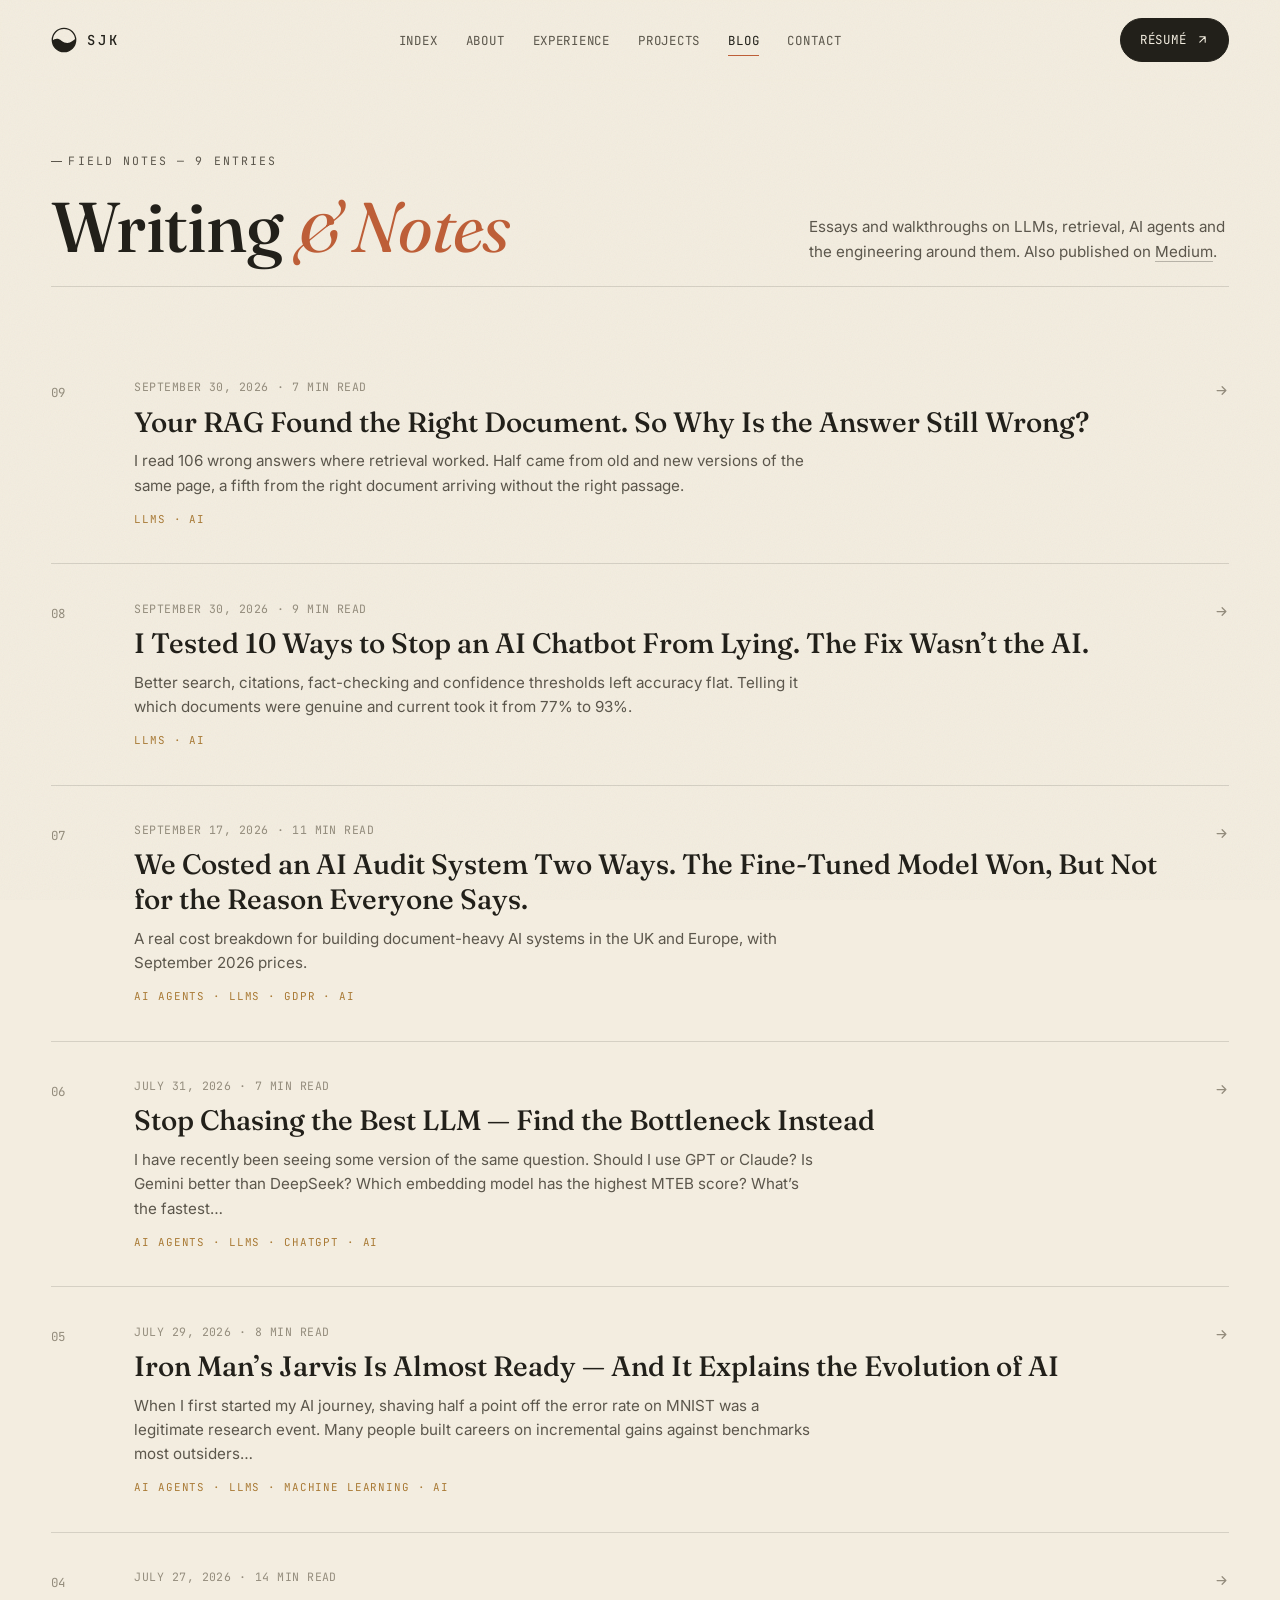
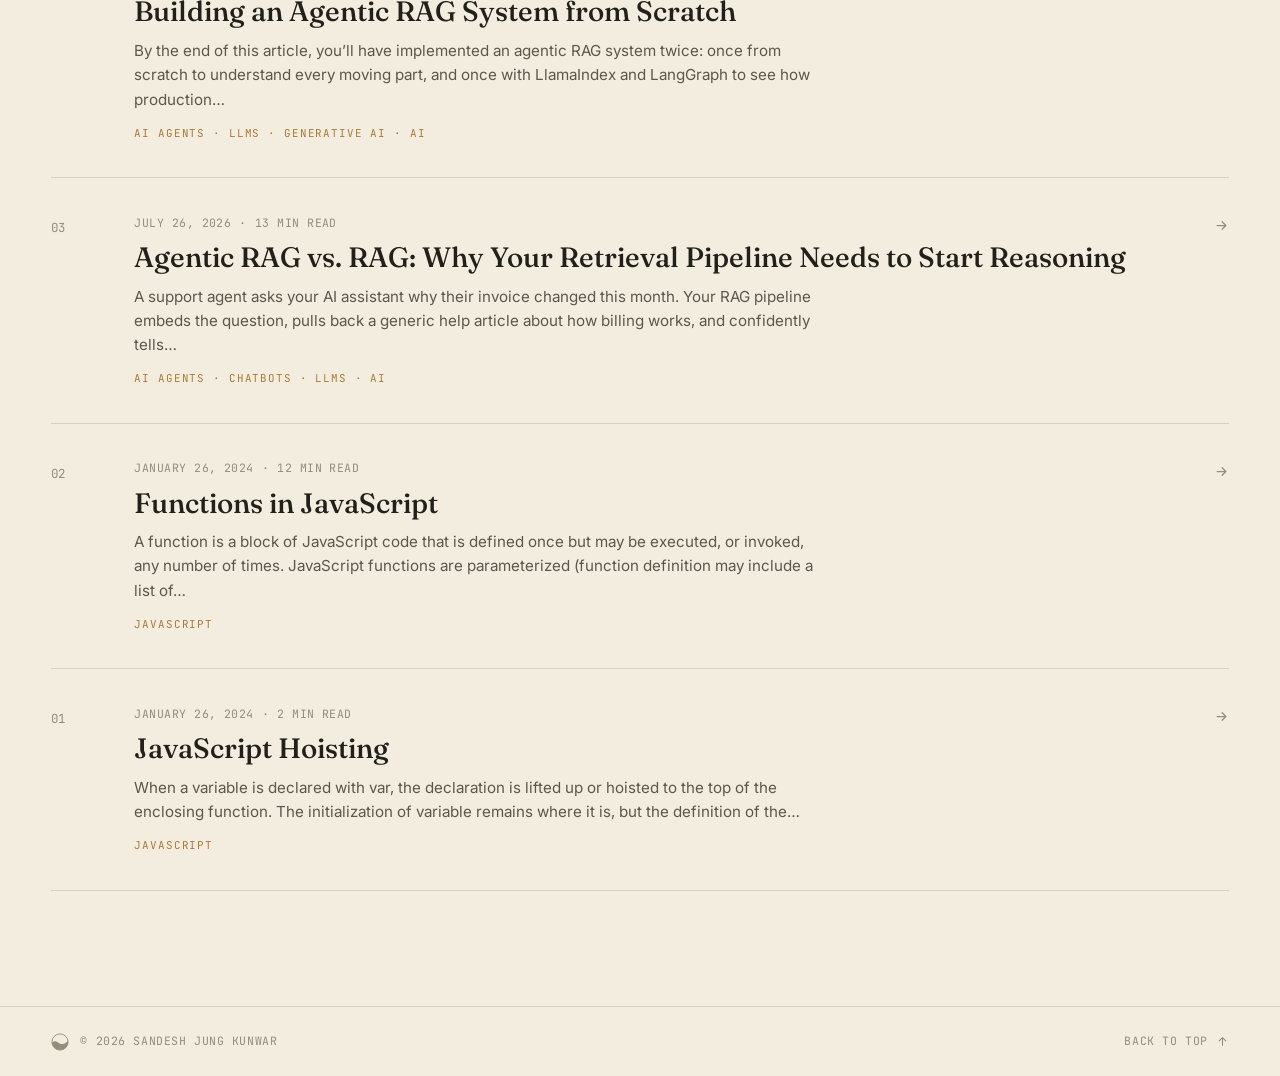
<file: blog/index.html>
<!DOCTYPE html>
<html lang="en">

<head>
  <meta charset="UTF-8">
  <meta name="viewport" content="width=device-width, initial-scale=1.0">

  <!-- generated by scripts/build-blog.mjs — edit the script, not this file -->

  <title>Writing &amp; Notes | Sandesh Jung Kunwar</title>
  <meta name="description" content="Essays and walkthroughs by Sandesh Jung Kunwar, AI/ML engineer, on LLMs, RAG, AI agents and production ML systems.">
  <meta name="author" content="Sandesh Jung Kunwar">
  <meta name="robots" content="index, follow, max-image-preview:large">
  <meta name="theme-color" content="#f3ede0">
  <link rel="canonical" href="https://sandeshjung.com.np/blog/">

  <meta property="og:type" content="website">
  <meta property="og:url" content="https://sandeshjung.com.np/blog/">
  <meta property="og:site_name" content="Sandesh Jung Kunwar">
  <meta property="og:title" content="Writing &amp; Notes | Sandesh Jung Kunwar">
  <meta property="og:description" content="Essays and walkthroughs by Sandesh Jung Kunwar, AI/ML engineer, on LLMs, RAG, AI agents and production ML systems.">
  <meta property="og:image" content="https://sandeshjung.com.np/assets/images/og-image.jpg">
  <meta name="twitter:card" content="summary_large_image">
  <meta name="twitter:title" content="Writing &amp; Notes | Sandesh Jung Kunwar">
  <meta name="twitter:description" content="Essays and walkthroughs by Sandesh Jung Kunwar, AI/ML engineer, on LLMs, RAG, AI agents and production ML systems.">
  <meta name="twitter:image" content="https://sandeshjung.com.np/assets/images/og-image.jpg">

  <link rel="icon" href="../favicon.svg" type="image/svg+xml">
  <link rel="apple-touch-icon" href="../assets/images/apple-touch-icon.png">
  <link rel="manifest" href="../site.webmanifest">
  <link rel="alternate" type="application/rss+xml" title="Sandesh Jung Kunwar on Medium" href="https://medium.com/feed/@sandeshjung">

  <link rel="preconnect" href="https://fonts.googleapis.com">
  <link rel="preconnect" href="https://fonts.gstatic.com" crossorigin>
  <link rel="stylesheet" href="../assets/css/style.css">

  <script type="application/ld+json">
  {
    "@context": "https://schema.org",
    "@type": "Blog",
    "name": "Writing & Notes — Sandesh Jung Kunwar",
    "url": "https://sandeshjung.com.np/blog/",
    "author": {
      "@id": "https://sandeshjung.com.np/#person"
    },
    "blogPost": [
      {
        "@type": "BlogPosting",
        "headline": "Your RAG Found the Right Document. So Why Is the Answer Still Wrong?",
        "url": "https://sandeshjung.com.np/blog/your-rag-found-the-right-document-so-why-is-the-answer-still-wrong/",
        "datePublished": "2026-09-30T04:12:41.000Z"
      },
      {
        "@type": "BlogPosting",
        "headline": "I Tested 10 Ways to Stop an AI Chatbot From Lying. The Fix Wasn’t the AI.",
        "url": "https://sandeshjung.com.np/blog/i-tested-10-ways-to-stop-an-ai-chatbot-from-lying-the-fix-wasnt-the-ai/",
        "datePublished": "2026-09-30T04:04:48.000Z"
      },
      {
        "@type": "BlogPosting",
        "headline": "We Costed an AI Audit System Two Ways. The Fine-Tuned Model Won, But Not for the Reason Everyone Says.",
        "url": "https://sandeshjung.com.np/blog/we-costed-an-ai-audit-system-two-ways/",
        "datePublished": "2026-09-17T08:08:56.000Z"
      },
      {
        "@type": "BlogPosting",
        "headline": "Stop Chasing the Best LLM — Find the Bottleneck Instead",
        "url": "https://sandeshjung.com.np/blog/stop-chasing-the-best-llm-find-the-bottleneck-instead/",
        "datePublished": "2026-07-31T15:46:00.000Z"
      },
      {
        "@type": "BlogPosting",
        "headline": "Iron Man’s Jarvis Is Almost Ready — And It Explains the Evolution of AI",
        "url": "https://sandeshjung.com.np/blog/iron-mans-jarvis-is-almost-ready-and-it-explains-the-evolution-of-ai/",
        "datePublished": "2026-07-29T03:14:40.000Z"
      },
      {
        "@type": "BlogPosting",
        "headline": "Building an Agentic RAG System from Scratch",
        "url": "https://sandeshjung.com.np/blog/building-an-agentic-rag-system-from-scratch/",
        "datePublished": "2026-07-27T08:36:02.000Z"
      },
      {
        "@type": "BlogPosting",
        "headline": "Agentic RAG vs. RAG: Why Your Retrieval Pipeline Needs to Start Reasoning",
        "url": "https://sandeshjung.com.np/blog/agentic-rag-vs-rag-why-your-retrieval-pipeline-needs-to-start-reasoning/",
        "datePublished": "2026-07-26T08:29:56.000Z"
      },
      {
        "@type": "BlogPosting",
        "headline": "Functions in JavaScript",
        "url": "https://sandeshjung.com.np/blog/functions-in-javascript/",
        "datePublished": "2024-01-26T16:08:48.000Z"
      },
      {
        "@type": "BlogPosting",
        "headline": "JavaScript Hoisting",
        "url": "https://sandeshjung.com.np/blog/javascript-hoisting/",
        "datePublished": "2024-01-26T06:26:19.000Z"
      }
    ]
  }
  </script>
</head>

<body id="top" class="blog-page">

  <svg width="0" height="0" style="position:absolute" aria-hidden="true" focusable="false">
    <defs>
      <symbol id="mark" viewBox="0 0 32 32">
        <clipPath id="mark-clip">
          <circle cx="16" cy="16" r="14.4"/>
        </clipPath>
        <circle cx="16" cy="16" r="14.4" fill="none" stroke="currentColor" stroke-width="1.6"/>
        <path class="mark-tide" clip-path="url(#mark-clip)"
          d="M0 18.6C4.6 13.6 8.4 13.6 12.8 16.8 17.6 20.3 22 20.6 26.4 17.2 29 15.2 30.6 14 32 13.4V32H0Z"
          fill="currentColor"/>
      </symbol>
      <symbol id="arrow-up-right" viewBox="0 0 24 24">
        <path d="M7 17L17 7M17 7H7m10 0v10" fill="none" stroke="currentColor" stroke-width="2"
          stroke-linecap="round" stroke-linejoin="round"/>
      </symbol>
      <symbol id="arrow-right" viewBox="0 0 24 24">
        <path d="M5 12h14m0 0l-6-6m6 6l-6 6" fill="none" stroke="currentColor" stroke-width="2"
          stroke-linecap="round" stroke-linejoin="round"/>
      </symbol>
      <symbol id="arrow-left" viewBox="0 0 24 24">
        <path d="M19 12H5m0 0l6-6m-6 6l6 6" fill="none" stroke="currentColor" stroke-width="2"
          stroke-linecap="round" stroke-linejoin="round"/>
      </symbol>
      <symbol id="arrow-top" viewBox="0 0 24 24">
        <path d="M12 19V5m0 0l-6 6m6-6l6 6" fill="none" stroke="currentColor" stroke-width="2"
          stroke-linecap="round" stroke-linejoin="round"/>
      </symbol>
      <symbol id="close" viewBox="0 0 24 24">
        <path d="M6 6l12 12M18 6L6 18" fill="none" stroke="currentColor" stroke-width="2" stroke-linecap="round"/>
      </symbol>
    </defs>
  </svg>

  <header class="header" data-header>
    <div class="container">

      <a href="../" class="logo" aria-label="Sandesh Jung Kunwar — home">
        <svg class="logo-mark" aria-hidden="true"><use href="#mark"></use></svg>
        <span class="logo-type">SJK</span>
      </a>

      <nav class="navbar" data-navbar>

        <div class="navbar-top">
          <a href="../" class="logo" aria-label="Sandesh Jung Kunwar — home">
            <svg class="logo-mark" aria-hidden="true"><use href="#mark"></use></svg>
            <span class="logo-type">SJK</span>
          </a>

          <button class="nav-close-btn" aria-label="close menu" data-nav-toggler>
            <svg width="16" height="16" aria-hidden="true"><use href="#close"></use></svg>
          </button>
        </div>

        <ul class="navbar-list">
          <li><a href="../#home" class="navbar-link" data-nav-link>Index</a></li>
          <li><a href="../#about" class="navbar-link" data-nav-link>About</a></li>
          <li><a href="../#experience" class="navbar-link" data-nav-link>Experience</a></li>
          <li><a href="../#projects" class="navbar-link" data-nav-link>Projects</a></li>
          <li><a href="../blog/" class="navbar-link active" data-nav-link aria-current="page">Blog</a></li>
          <li><a href="../#contact" class="navbar-link" data-nav-link>Contact</a></li>
        </ul>

      </nav>

      <div class="header-actions">
        <a href="../Sandesh_Jung_Kunwar_Resume.pdf" class="btn btn-primary" target="_blank" rel="noopener noreferrer">
          <span>Résumé</span>
          <svg class="btn-icon" aria-hidden="true"><use href="#arrow-up-right"></use></svg>
        </a>

        <button class="nav-open-btn" aria-label="open menu" data-nav-toggler>
          <span class="line"></span>
        </button>
      </div>

      <div class="overlay" data-overlay data-nav-toggler></div>

    </div>
  </header>


  <main>

    <section class="section blog-hero" aria-labelledby="blog-title">
      <div class="container">

        <span class="eyebrow">Field Notes — 9 entries</span>

        <div class="section-head blog-head">
          <h1 class="section-title blog-title" id="blog-title">Writing <em>&amp; Notes</em></h1>
          <p class="blog-intro">Essays and walkthroughs on LLMs, retrieval, AI agents and the engineering around them. Also published on <a href="https://medium.com/@sandeshjung" target="_blank" rel="noopener noreferrer">Medium</a>.</p>
        </div>

        <div class="blog-list">

            <a class="blog-item" href="./your-rag-found-the-right-document-so-why-is-the-answer-still-wrong/">
              <span class="writing-no">09</span>
              <div class="blog-item-body">
                <p class="blog-item-meta">
                  <time datetime="2026-09-30T04:12:41.000Z">September 30, 2026</time>
                  <span aria-hidden="true">·</span>
                  <span>7 min read</span>
                </p>
                <h2 class="blog-item-title">Your RAG Found the Right Document. So Why Is the Answer Still Wrong?</h2>
                <p class="blog-item-excerpt">I read 106 wrong answers where retrieval worked. Half came from old and new versions of the same page, a fifth from the right document arriving without the right passage.</p>
                <p class="writing-tag">LLMs · AI</p>
              </div>
              <svg class="writing-arrow" aria-hidden="true"><use href="#arrow-right"></use></svg>
            </a>

            <a class="blog-item" href="./i-tested-10-ways-to-stop-an-ai-chatbot-from-lying-the-fix-wasnt-the-ai/">
              <span class="writing-no">08</span>
              <div class="blog-item-body">
                <p class="blog-item-meta">
                  <time datetime="2026-09-30T04:04:48.000Z">September 30, 2026</time>
                  <span aria-hidden="true">·</span>
                  <span>9 min read</span>
                </p>
                <h2 class="blog-item-title">I Tested 10 Ways to Stop an AI Chatbot From Lying. The Fix Wasn’t the AI.</h2>
                <p class="blog-item-excerpt">Better search, citations, fact-checking and confidence thresholds left accuracy flat. Telling it which documents were genuine and current took it from 77% to 93%.</p>
                <p class="writing-tag">LLMs · AI</p>
              </div>
              <svg class="writing-arrow" aria-hidden="true"><use href="#arrow-right"></use></svg>
            </a>

            <a class="blog-item" href="./we-costed-an-ai-audit-system-two-ways/">
              <span class="writing-no">07</span>
              <div class="blog-item-body">
                <p class="blog-item-meta">
                  <time datetime="2026-09-17T08:08:56.000Z">September 17, 2026</time>
                  <span aria-hidden="true">·</span>
                  <span>11 min read</span>
                </p>
                <h2 class="blog-item-title">We Costed an AI Audit System Two Ways. The Fine-Tuned Model Won, But Not for the Reason Everyone Says.</h2>
                <p class="blog-item-excerpt">A real cost breakdown for building document-heavy AI systems in the UK and Europe, with September 2026 prices.</p>
                <p class="writing-tag">AI Agents · LLMs · GDPR · AI</p>
              </div>
              <svg class="writing-arrow" aria-hidden="true"><use href="#arrow-right"></use></svg>
            </a>

            <a class="blog-item" href="./stop-chasing-the-best-llm-find-the-bottleneck-instead/">
              <span class="writing-no">06</span>
              <div class="blog-item-body">
                <p class="blog-item-meta">
                  <time datetime="2026-07-31T15:46:00.000Z">July 31, 2026</time>
                  <span aria-hidden="true">·</span>
                  <span>7 min read</span>
                </p>
                <h2 class="blog-item-title">Stop Chasing the Best LLM — Find the Bottleneck Instead</h2>
                <p class="blog-item-excerpt">I have recently been seeing some version of the same question. Should I use GPT or Claude? Is Gemini better than DeepSeek? Which embedding model has the highest MTEB score? What’s the fastest…</p>
                <p class="writing-tag">AI Agents · LLMs · ChatGPT · AI</p>
              </div>
              <svg class="writing-arrow" aria-hidden="true"><use href="#arrow-right"></use></svg>
            </a>

            <a class="blog-item" href="./iron-mans-jarvis-is-almost-ready-and-it-explains-the-evolution-of-ai/">
              <span class="writing-no">05</span>
              <div class="blog-item-body">
                <p class="blog-item-meta">
                  <time datetime="2026-07-29T03:14:40.000Z">July 29, 2026</time>
                  <span aria-hidden="true">·</span>
                  <span>8 min read</span>
                </p>
                <h2 class="blog-item-title">Iron Man’s Jarvis Is Almost Ready — And It Explains the Evolution of AI</h2>
                <p class="blog-item-excerpt">When I first started my AI journey, shaving half a point off the error rate on MNIST was a legitimate research event. Many people built careers on incremental gains against benchmarks most outsiders…</p>
                <p class="writing-tag">AI Agents · LLMs · Machine Learning · AI</p>
              </div>
              <svg class="writing-arrow" aria-hidden="true"><use href="#arrow-right"></use></svg>
            </a>

            <a class="blog-item" href="./building-an-agentic-rag-system-from-scratch/">
              <span class="writing-no">04</span>
              <div class="blog-item-body">
                <p class="blog-item-meta">
                  <time datetime="2026-07-27T08:36:02.000Z">July 27, 2026</time>
                  <span aria-hidden="true">·</span>
                  <span>14 min read</span>
                </p>
                <h2 class="blog-item-title">Building an Agentic RAG System from Scratch</h2>
                <p class="blog-item-excerpt">By the end of this article, you’ll have implemented an agentic RAG system twice: once from scratch to understand every moving part, and once with LlamaIndex and LangGraph to see how production…</p>
                <p class="writing-tag">AI Agents · LLMs · Generative AI · AI</p>
              </div>
              <svg class="writing-arrow" aria-hidden="true"><use href="#arrow-right"></use></svg>
            </a>

            <a class="blog-item" href="./agentic-rag-vs-rag-why-your-retrieval-pipeline-needs-to-start-reasoning/">
              <span class="writing-no">03</span>
              <div class="blog-item-body">
                <p class="blog-item-meta">
                  <time datetime="2026-07-26T08:29:56.000Z">July 26, 2026</time>
                  <span aria-hidden="true">·</span>
                  <span>13 min read</span>
                </p>
                <h2 class="blog-item-title">Agentic RAG vs. RAG: Why Your Retrieval Pipeline Needs to Start Reasoning</h2>
                <p class="blog-item-excerpt">A support agent asks your AI assistant why their invoice changed this month. Your RAG pipeline embeds the question, pulls back a generic help article about how billing works, and confidently tells…</p>
                <p class="writing-tag">AI Agents · Chatbots · LLMs · AI</p>
              </div>
              <svg class="writing-arrow" aria-hidden="true"><use href="#arrow-right"></use></svg>
            </a>

            <a class="blog-item" href="./functions-in-javascript/">
              <span class="writing-no">02</span>
              <div class="blog-item-body">
                <p class="blog-item-meta">
                  <time datetime="2024-01-26T16:08:48.000Z">January 26, 2024</time>
                  <span aria-hidden="true">·</span>
                  <span>12 min read</span>
                </p>
                <h2 class="blog-item-title">Functions in JavaScript</h2>
                <p class="blog-item-excerpt">A function is a block of JavaScript code that is defined once but may be executed, or invoked, any number of times. JavaScript functions are parameterized (function definition may include a list of…</p>
                <p class="writing-tag">JavaScript</p>
              </div>
              <svg class="writing-arrow" aria-hidden="true"><use href="#arrow-right"></use></svg>
            </a>

            <a class="blog-item" href="./javascript-hoisting/">
              <span class="writing-no">01</span>
              <div class="blog-item-body">
                <p class="blog-item-meta">
                  <time datetime="2024-01-26T06:26:19.000Z">January 26, 2024</time>
                  <span aria-hidden="true">·</span>
                  <span>2 min read</span>
                </p>
                <h2 class="blog-item-title">JavaScript Hoisting</h2>
                <p class="blog-item-excerpt">When a variable is declared with var, the declaration is lifted up or hoisted to the top of the enclosing function. The initialization of variable remains where it is, but the definition of the…</p>
                <p class="writing-tag">JavaScript</p>
              </div>
              <svg class="writing-arrow" aria-hidden="true"><use href="#arrow-right"></use></svg>
            </a>

        </div>

      </div>
    </section>

  </main>


  <footer class="footer">
    <div class="container">

      <span class="footer-mark">
        <svg class="logo-mark" aria-hidden="true"><use href="#mark"></use></svg>
        © 2026 Sandesh Jung Kunwar
      </span>

      <a href="#top" class="back-top-btn">
        <span>Back to top</span>
        <svg class="btn-icon" aria-hidden="true"><use href="#arrow-top"></use></svg>
      </a>

    </div>
  </footer>

  <script src="../assets/js/script.js"></script>

</body>

</html>
</file>
<file: assets/css/style.css>
/*-----------------------------------*\
  #style.css
  Sandesh Jung Kunwar — Portfolio
  Editorial / risograph-print inspired minimalism
\*-----------------------------------*/

@import url('https://fonts.googleapis.com/css2?family=Fraunces:ital,opsz,wght@0,9..144,300;0,9..144,400;0,9..144,500;0,9..144,600;1,9..144,400;1,9..144,500&family=Inter:wght@400;500;600&family=JetBrains+Mono:wght@400;500&display=swap');

/*-----------------------------------*\
  #ROOT
\*-----------------------------------*/

:root {

  /* paper + ink */
  --paper: #f3ede0;
  --paper-2: #ece3d1;
  --ink: #22201a;
  --ink-soft: #5c574c;
  --ink-faint: #948d7d;
  --line: rgba(34, 32, 26, 0.14);
  --line-strong: rgba(34, 32, 26, 0.28);

  /* riso accents */
  --teal: #2c645c;
  --terracotta: #bf5f38;
  --navy: #253f68;
  --gold: #a97a35;

  /* fonts */
  --font-serif: 'Fraunces', 'Iowan Old Style', Georgia, serif;
  --font-sans: 'Inter', -apple-system, BlinkMacSystemFont, sans-serif;
  --font-mono: 'JetBrains Mono', ui-monospace, SFMono-Regular, Menlo, monospace;

  /* spacing */
  --edge: clamp(1.25rem, 4vw, 3.25rem);
  --section-space: clamp(4.5rem, 9vw, 8rem);
}

/*-----------------------------------*\
  #RESET
\*-----------------------------------*/

*,
*::before,
*::after { box-sizing: border-box; margin: 0; padding: 0; }

html { scroll-behavior: smooth; }

@media (prefers-reduced-motion: reduce) {
  html { scroll-behavior: auto; }
  *, *::before, *::after { animation-duration: 0.01ms !important; animation-iteration-count: 1 !important; transition-duration: 0.01ms !important; }
}

body {
  background: var(--paper);
  color: var(--ink);
  font-family: var(--font-sans);
  font-size: 16px;
  line-height: 1.6;
  overflow-x: hidden;
  position: relative;
}

img { display: block; max-width: 100%; }
a { color: inherit; text-decoration: none; }
ul, ol { list-style: none; }
button { font: inherit; background: none; border: none; cursor: pointer; color: inherit; }
h1, h2, h3, h4 { font-weight: 500; }
svg { display: block; }

::selection { background: var(--ink); color: var(--paper); }

.sr-only {
  position: absolute;
  width: 1px; height: 1px;
  padding: 0; margin: -1px;
  overflow: hidden;
  clip: rect(0, 0, 0, 0);
  white-space: nowrap;
  border: 0;
}

:focus-visible {
  outline: 2px solid var(--terracotta);
  outline-offset: 3px;
}

.container { max-width: 1280px; margin-inline: auto; padding-inline: var(--edge); }

/* grain overlay — risograph paper texture */
body::after {
  content: "";
  position: fixed;
  inset: 0;
  z-index: 999;
  pointer-events: none;
  opacity: 0.055;
  mix-blend-mode: multiply;
  background-image: url("data:image/svg+xml,%3Csvg xmlns='http://www.w3.org/2000/svg' width='180' height='180'%3E%3Cfilter id='n'%3E%3CfeTurbulence type='fractalNoise' baseFrequency='0.85' numOctaves='2' stitchTiles='stitch'/%3E%3C/filter%3E%3Crect width='100%25' height='100%25' filter='url(%23n)'/%3E%3C/svg%3E");
  background-size: 180px 180px;
}

/*-----------------------------------*\
  #TYPE HELPERS
\*-----------------------------------*/

.eyebrow {
  display: inline-flex;
  align-items: center;
  gap: 0.6em;
  font-family: var(--font-mono);
  font-size: 0.72rem;
  letter-spacing: 0.18em;
  text-transform: uppercase;
  color: var(--ink-soft);
}

.eyebrow::before {
  content: "";
  width: 0.9em;
  height: 1px;
  background: var(--ink-soft);
}

.section-head {
  display: flex;
  align-items: baseline;
  justify-content: space-between;
  gap: 1.5rem;
  margin-bottom: clamp(2rem, 5vw, 3.5rem);
  padding-bottom: 1.4rem;
  border-bottom: 1px solid var(--line);
  flex-wrap: wrap;
}

.section-head .index-no {
  font-family: var(--font-mono);
  font-size: 0.78rem;
  color: var(--ink-faint);
  letter-spacing: 0.1em;
}

.section-title {
  font-family: var(--font-serif);
  font-weight: 500;
  font-size: clamp(2rem, 4.4vw, 3.1rem);
  letter-spacing: -0.01em;
  line-height: 1.05;
}

.section-title em {
  font-style: italic;
  font-weight: 400;
  color: var(--terracotta);
}

section { position: relative; padding-block: var(--section-space); }

/*-----------------------------------*\
  #ICONS
\*-----------------------------------*/

.btn-icon {
  width: 13px;
  height: 13px;
  flex-shrink: 0;
  transition: transform 0.25s ease;
}

.logo-mark {
  width: 26px;
  height: 26px;
  flex-shrink: 0;
  color: var(--ink);
  transition: color 0.3s ease, transform 0.45s cubic-bezier(0.22, 1, 0.36, 1);
}

/*-----------------------------------*\
  #BUTTONS
\*-----------------------------------*/

.btn {
  display: inline-flex;
  align-items: center;
  gap: 0.6rem;
  font-family: var(--font-mono);
  font-size: 0.78rem;
  letter-spacing: 0.06em;
  text-transform: uppercase;
  padding: 0.9em 1.5em;
  border: 1px solid var(--ink);
  border-radius: 100px;
  transition: background 0.25s ease, color 0.25s ease, transform 0.25s ease, border-color 0.25s ease;
}

.btn-primary { background: var(--ink); color: var(--paper); }
.btn-primary:hover { background: var(--terracotta); border-color: var(--terracotta); transform: translateY(-2px); }

.btn-ghost { background: transparent; color: var(--ink); }
.btn-ghost:hover { background: var(--ink); color: var(--paper); transform: translateY(-2px); }

.btn:hover .btn-icon { transform: translate(2px, -2px); }

/*-----------------------------------*\
  #HEADER
\*-----------------------------------*/

.header {
  position: fixed;
  inset-inline: 0;
  top: 0;
  z-index: 500;
  padding-block: 1.1rem;
  background: color-mix(in srgb, var(--paper) 88%, transparent);
  backdrop-filter: blur(10px);
  border-bottom: 1px solid transparent;
  transition: border-color 0.3s ease, padding 0.3s ease;
}

.header.active {
  border-bottom-color: var(--line);
  padding-block: 0.8rem;
}

.header .container {
  display: flex;
  align-items: center;
  justify-content: space-between;
  gap: 1.5rem;
}

.logo {
  display: inline-flex;
  align-items: center;
  gap: 0.6rem;
}

.logo-type {
  font-family: var(--font-mono);
  font-size: 0.86rem;
  font-weight: 500;
  letter-spacing: 0.22em;
  padding-left: 0.02em;
  transition: color 0.3s ease;
}

.logo:hover .logo-mark {
  color: var(--terracotta);
  transform: rotate(-8deg);
}

.logo:hover .logo-type { color: var(--terracotta); }

.navbar-list {
  display: flex;
  align-items: center;
  gap: clamp(1.1rem, 2.2vw, 2.2rem);
}

.navbar-link {
  position: relative;
  font-family: var(--font-mono);
  font-size: 0.78rem;
  letter-spacing: 0.06em;
  text-transform: uppercase;
  color: var(--ink-soft);
  padding-block: 0.3rem;
  transition: color 0.25s ease;
}

.navbar-link::after {
  content: "";
  position: absolute;
  left: 0; right: 100%;
  bottom: -2px;
  height: 1px;
  background: var(--terracotta);
  transition: right 0.3s ease;
}

.navbar-link:hover,
.navbar-link.active { color: var(--ink); }
.navbar-link:hover::after,
.navbar-link.active::after { right: 0; }

.header-actions { display: flex; align-items: center; gap: 1rem; }

.nav-open-btn,
.nav-close-btn {
  display: none;
  width: 38px; height: 38px;
  align-items: center; justify-content: center;
  border: 1px solid var(--line-strong);
  border-radius: 50%;
  transition: background 0.25s ease, color 0.25s ease;
}

.nav-close-btn:hover { background: var(--ink); color: var(--paper); }

.nav-open-btn .line {
  display: block;
  width: 14px; height: 1px;
  background: var(--ink);
  position: relative;
}
.nav-open-btn .line::before,
.nav-open-btn .line::after {
  content: "";
  position: absolute; left: 0;
  width: 100%; height: 1px;
  background: var(--ink);
}
.nav-open-btn .line::before { top: -4px; }
.nav-open-btn .line::after { top: 4px; }

.overlay {
  position: fixed; inset: 0;
  background: rgba(34, 32, 26, 0.35);
  z-index: 400;
  opacity: 0; visibility: hidden;
  transition: opacity 0.3s ease, visibility 0.3s ease;
}
.overlay.active { opacity: 1; visibility: visible; }

@media (max-width: 860px) {
  .navbar {
    position: fixed;
    top: 0; right: 0;
    width: min(320px, 84vw);
    height: 100vh;
    background: var(--paper);
    z-index: 450;
    padding: 1.5rem var(--edge);
    transform: translateX(100%);
    transition: transform 0.35s ease;
    box-shadow: -8px 0 30px rgba(0,0,0,0.08);
    display: flex;
    flex-direction: column;
  }
  .navbar.active { transform: translateX(0); }
  .navbar-top { display: flex; align-items: center; justify-content: space-between; margin-bottom: 2.5rem; }
  .navbar-list { flex-direction: column; align-items: flex-start; gap: 1.6rem; margin-top: 1rem; }
  .navbar-link { font-size: 0.95rem; }
  .nav-open-btn, .nav-close-btn { display: inline-flex; }
  .header-actions .btn-primary span { display: none; }
}

@media (min-width: 861px) {
  .navbar-top { display: none; }
}

/*-----------------------------------*\
  #HERO
\*-----------------------------------*/

.hero {
  position: relative;
  padding-top: clamp(5.5rem, 10vw, 7rem);
  padding-bottom: 0;
  overflow: hidden;
}

.hero-topbar {
  display: flex;
  align-items: center;
  justify-content: space-between;
  padding-inline: var(--edge);
  margin-bottom: clamp(1.5rem, 4vw, 3rem);
}

.hero-topbar .eyebrow-r { text-align: right; }

.hero-text-zone {
  display: grid;
  grid-template-columns: auto 1fr;
  gap: clamp(1.5rem, 4vw, 4rem);
  padding-inline: var(--edge);
  min-height: 46vh;
}

.hero-title-col {
  display: flex;
  gap: clamp(0.6rem, 1.6vw, 1.4rem);
  align-items: stretch;
}

.hero-name {
  writing-mode: vertical-rl;
  transform: rotate(180deg);
  font-family: var(--font-serif);
  font-weight: 500;
  font-size: clamp(2.6rem, 8vw, 6.2rem);
  letter-spacing: -0.01em;
  line-height: 0.98;
  white-space: nowrap;
}

.hero-subline {
  writing-mode: vertical-rl;
  transform: rotate(180deg);
  font-family: var(--font-mono);
  font-size: 0.74rem;
  letter-spacing: 0.1em;
  color: var(--ink-soft);
  white-space: nowrap;
  padding-block: 0.4rem;
  border-left: 1px solid var(--line);
  padding-left: clamp(0.6rem, 1.6vw, 1.4rem);
}

.hero-info {
  display: flex;
  flex-direction: column;
  justify-content: space-between;
  padding-top: 0.4rem;
  padding-bottom: 1.5rem;
}

.hero-tagline {
  font-family: var(--font-serif);
  font-style: italic;
  font-weight: 400;
  font-size: clamp(1.15rem, 2.3vw, 1.7rem);
  line-height: 1.4;
  max-width: 30ch;
  color: var(--ink);
}

.hero-meta {
  margin-top: clamp(1.6rem, 4vw, 2.6rem);
  display: grid;
  gap: 0.85rem;
  max-width: 44ch;
}

.meta-row {
  display: grid;
  grid-template-columns: 6.5rem 1fr;
  gap: 1rem;
  align-items: baseline;
  border-top: 1px solid var(--line);
  padding-top: 0.65rem;
}

.meta-row dt {
  font-family: var(--font-mono);
  font-size: 0.7rem;
  letter-spacing: 0.1em;
  text-transform: uppercase;
  color: var(--ink-faint);
}

.meta-row dd { font-size: 0.92rem; color: var(--ink); }

.hero-bottom-row {
  margin-top: clamp(2rem, 5vw, 3rem);
  display: flex;
  align-items: flex-end;
  justify-content: space-between;
  gap: 1.5rem;
  flex-wrap: wrap;
}

.hero-signature {
  font-family: var(--font-mono);
  font-size: 0.78rem;
  letter-spacing: 0.08em;
  color: var(--ink-soft);
}

.hero-cta { display: flex; gap: 0.9rem; flex-wrap: wrap; }

/* --- art zone --- */

.hero-art-zone {
  position: relative;
  margin-top: clamp(2.5rem, 6vw, 4rem);
  height: clamp(320px, 42vw, 520px);
  overflow: hidden;
}

.tide-waves {
  position: absolute;
  inset: 0;
  width: 100%;
  height: 100%;
  mix-blend-mode: multiply;
}

.tide-dial {
  position: absolute;
  right: clamp(1rem, 6vw, 5rem);
  bottom: 8%;
  width: clamp(190px, 23vw, 310px);
  height: clamp(190px, 23vw, 310px);
  mix-blend-mode: multiply;
}

.hero-art-caption {
  position: absolute;
  left: var(--edge);
  top: 0;
  font-family: var(--font-mono);
  font-size: 0.7rem;
  letter-spacing: 0.12em;
  text-transform: uppercase;
  color: var(--ink-soft);
}

/*-----------------------------------*\
  #ABOUT
\*-----------------------------------*/

.about-grid {
  display: grid;
  grid-template-columns: minmax(220px, 320px) 1fr;
  gap: clamp(2.5rem, 6vw, 5rem);
  align-items: start;
}

.portrait-frame {
  position: relative;
  border: 1px solid var(--line-strong);
  padding: 0.9rem;
}

.portrait-frame img {
  width: 100%;
  aspect-ratio: 3/4;
  object-fit: cover;
  object-position: center 38%;
  filter: grayscale(1) contrast(0.8) brightness(1.25);
}

.portrait-corner {
  position: absolute;
  width: 14px; height: 14px;
  border: 1.5px solid var(--gold);
}
.portrait-corner.tl { top: -1px; left: -1px; border-right: none; border-bottom: none; }
.portrait-corner.br { bottom: -1px; right: -1px; border-left: none; border-top: none; }

.portrait-caption {
  margin-top: 0.9rem;
  font-family: var(--font-mono);
  font-size: 0.72rem;
  letter-spacing: 0.06em;
  color: var(--ink-faint);
}

.about-kicker {
  font-family: var(--font-serif);
  font-style: italic;
  font-size: clamp(1.3rem, 2.6vw, 1.8rem);
  margin-bottom: 1.2rem;
  color: var(--terracotta);
}

.about-copy p {
  font-size: 1.02rem;
  color: var(--ink-soft);
  max-width: 62ch;
  margin-bottom: 1.1rem;
}

.about-facts {
  margin-top: 2.2rem;
  display: grid;
  grid-template-columns: repeat(auto-fit, minmax(210px, 1fr));
  gap: 1.4rem 2rem;
  padding-top: 1.6rem;
  border-top: 1px solid var(--line);
}

.fact dt {
  font-family: var(--font-mono);
  font-size: 0.68rem;
  letter-spacing: 0.1em;
  text-transform: uppercase;
  color: var(--ink-faint);
  margin-bottom: 0.35rem;
}

.fact dd { font-size: 0.95rem; }
.fact dd a { border-bottom: 1px solid var(--line-strong); transition: color 0.2s ease, border-color 0.2s ease; }
.fact dd a:hover { color: var(--terracotta); border-color: var(--terracotta); }

/* focus areas */

.focus-row {
  margin-top: clamp(3rem, 6vw, 4.5rem);
  display: grid;
  grid-template-columns: repeat(4, 1fr);
  border-top: 1px solid var(--line);
}

.focus-item {
  padding: 1.4rem 1.4rem 0 0;
  border-right: 1px solid var(--line);
}
.focus-item:last-child { border-right: none; }

.focus-no {
  font-family: var(--font-mono);
  font-size: 0.72rem;
  color: var(--gold);
}

.focus-title {
  font-family: var(--font-serif);
  font-size: 1.15rem;
  margin-block: 0.5rem 0.4rem;
}

.focus-text { font-size: 0.86rem; color: var(--ink-soft); }

@media (max-width: 900px) {
  .about-grid { grid-template-columns: 1fr; }
  .about-portrait { max-width: 260px; }
  .focus-row { grid-template-columns: repeat(2, 1fr); }
  .focus-item:nth-child(2) { border-right: none; }
}
@media (max-width: 520px) {
  .focus-row { grid-template-columns: 1fr; }
  .focus-item { border-right: none; border-bottom: 1px solid var(--line); padding-bottom: 1.4rem; }
}

/*-----------------------------------*\
  #EXPERIENCE
\*-----------------------------------*/

.exp-list { display: flex; flex-direction: column; }

.exp-item {
  display: grid;
  grid-template-columns: 3.2rem 1fr auto;
  gap: clamp(1rem, 3vw, 2.5rem);
  padding-block: clamp(1.6rem, 3vw, 2.2rem);
  border-top: 1px solid var(--line);
  align-items: start;
  transition: background 0.3s ease;
}
.exp-item:first-child { border-top: none; }
.exp-item:last-child { border-bottom: 1px solid var(--line); }

.exp-no {
  font-family: var(--font-mono);
  font-size: 0.78rem;
  color: var(--ink-faint);
  padding-top: 0.35rem;
}

.exp-role {
  font-family: var(--font-serif);
  font-size: clamp(1.15rem, 2vw, 1.5rem);
  margin-bottom: 0.3rem;
}

.exp-role .company { color: var(--terracotta); font-style: italic; }

.exp-meta {
  font-family: var(--font-mono);
  font-size: 0.72rem;
  letter-spacing: 0.04em;
  color: var(--ink-faint);
  text-transform: uppercase;
  margin-bottom: 0.9rem;
}

.exp-desc { color: var(--ink-soft); font-size: 0.94rem; max-width: 68ch; }
.exp-desc li { position: relative; padding-left: 1.1em; margin-bottom: 0.5rem; }
.exp-desc li:last-child { margin-bottom: 0; }
.exp-desc li::before { content: "—"; position: absolute; left: 0; color: var(--ink-faint); }

.exp-date {
  font-family: var(--font-mono);
  font-size: 0.75rem;
  color: var(--ink-soft);
  text-align: right;
  white-space: nowrap;
  padding-top: 0.35rem;
}

@media (max-width: 720px) {
  .exp-item { grid-template-columns: 2.4rem 1fr; }
  .exp-date { grid-column: 2; text-align: left; padding-top: 0; }
}

/*-----------------------------------*\
  #SKILLS
\*-----------------------------------*/

.skills-grid {
  display: grid;
  grid-template-columns: repeat(auto-fit, minmax(260px, 1fr));
  gap: clamp(2rem, 4vw, 3rem);
}

.skill-group-title {
  font-family: var(--font-mono);
  font-size: 0.75rem;
  letter-spacing: 0.1em;
  text-transform: uppercase;
  color: var(--gold);
  margin-bottom: 1.1rem;
  padding-bottom: 0.8rem;
  border-bottom: 1px solid var(--line);
}

.tag-list { display: flex; flex-wrap: wrap; gap: 0.55rem; }

.tag {
  font-family: var(--font-mono);
  font-size: 0.78rem;
  padding: 0.5em 0.9em;
  border: 1px solid var(--line-strong);
  border-radius: 100px;
  color: var(--ink-soft);
  transition: background 0.2s ease, color 0.2s ease, border-color 0.2s ease;
}

.tag:hover { background: var(--ink); border-color: var(--ink); color: var(--paper); }

/*-----------------------------------*\
  #PROJECTS
\*-----------------------------------*/

.project-grid {
  display: grid;
  grid-template-columns: repeat(auto-fit, minmax(300px, 1fr));
  gap: 1px;
  background: var(--line);
  border: 1px solid var(--line);
}

.project-card {
  background: var(--paper);
  padding: clamp(1.6rem, 3vw, 2.2rem);
  display: flex;
  flex-direction: column;
  justify-content: space-between;
  gap: 1.5rem;
  min-height: 220px;
  transition: background 0.3s ease;
}

.project-card:hover { background: var(--paper-2); }

.project-top {
  display: flex;
  justify-content: space-between;
  align-items: flex-start;
  gap: 1rem;
}

.project-no {
  font-family: var(--font-mono);
  font-size: 0.72rem;
  letter-spacing: 0.08em;
  text-transform: uppercase;
  color: var(--ink-faint);
}

.project-link {
  width: 34px; height: 34px;
  border: 1px solid var(--line-strong);
  border-radius: 50%;
  display: flex; align-items: center; justify-content: center;
  flex-shrink: 0;
  transition: background 0.25s ease, transform 0.25s ease, border-color 0.25s ease, color 0.25s ease;
}
.project-card:hover .project-link {
  background: var(--ink);
  border-color: var(--ink);
  color: var(--paper);
  transform: rotate(45deg);
}

.project-title {
  font-family: var(--font-serif);
  font-size: clamp(1.25rem, 2vw, 1.55rem);
  margin-bottom: 0.5rem;
  transition: color 0.25s ease;
}

.project-card:hover .project-title { color: var(--terracotta); }

.project-desc { font-size: 0.9rem; color: var(--ink-soft); max-width: 46ch; }

.project-tag {
  margin-top: 1.2rem;
  font-family: var(--font-mono);
  font-size: 0.7rem;
  letter-spacing: 0.08em;
  text-transform: uppercase;
  color: var(--gold);
}

/* featured card */

.project-card.featured {
  grid-column: 1 / -1;
  background: var(--paper-2);
  padding: clamp(1.8rem, 3.5vw, 2.8rem);
}

.project-card.featured:hover { background: #e7dcc7; }

.project-card.featured .project-no { color: var(--terracotta); }

.featured-body {
  display: grid;
  grid-template-columns: 1.15fr 1fr;
  gap: clamp(1.5rem, 4vw, 3.5rem);
  align-items: start;
}

.project-card.featured .project-title {
  font-size: clamp(1.6rem, 3vw, 2.3rem);
  margin-bottom: 0.7rem;
}

.project-card.featured .project-desc { font-size: 0.98rem; max-width: 52ch; }

.featured-points {
  display: grid;
  gap: 0.7rem;
  align-content: start;
  padding-top: 0.4rem;
}

.featured-points li {
  position: relative;
  padding-left: 1.4rem;
  font-size: 0.88rem;
  color: var(--ink-soft);
}

.featured-points li::before {
  content: "";
  position: absolute;
  left: 0; top: 0.62em;
  width: 7px; height: 7px;
  border: 1px solid var(--gold);
  border-radius: 50%;
}

.project-card.featured .project-tag { margin-top: 0; }

@media (max-width: 760px) {
  .featured-body { grid-template-columns: 1fr; }
}

/*-----------------------------------*\
  #WRITING
\*-----------------------------------*/

.writing-list { display: flex; flex-direction: column; }

.writing-item {
  display: grid;
  grid-template-columns: 3.2rem 1fr auto 34px;
  gap: clamp(1rem, 3vw, 2rem);
  align-items: center;
  padding-block: clamp(1.2rem, 2.4vw, 1.6rem);
  border-top: 1px solid var(--line);
  transition: background 0.3s ease, padding-inline 0.3s ease;
}
.writing-item:first-child { border-top: none; }
.writing-item:last-child { border-bottom: 1px solid var(--line); }

.writing-item:hover {
  background: var(--paper-2);
  padding-inline: 1rem;
}

.writing-no {
  font-family: var(--font-mono);
  font-size: 0.78rem;
  color: var(--ink-faint);
}

.writing-title {
  font-family: var(--font-serif);
  font-size: clamp(1.05rem, 1.9vw, 1.35rem);
  line-height: 1.3;
  margin-bottom: 0.3rem;
  transition: color 0.25s ease;
}

.writing-item:hover .writing-title { color: var(--terracotta); }

.writing-tag {
  font-family: var(--font-mono);
  font-size: 0.68rem;
  letter-spacing: 0.08em;
  text-transform: uppercase;
  color: var(--gold);
}

.writing-date {
  font-family: var(--font-mono);
  font-size: 0.75rem;
  color: var(--ink-faint);
  white-space: nowrap;
}

.writing-arrow {
  width: 15px; height: 15px;
  color: var(--ink-faint);
  justify-self: end;
  transition: transform 0.25s ease, color 0.25s ease;
}

.writing-item:hover .writing-arrow {
  color: var(--ink);
  transform: translate(2px, -2px);
}

.writing-all { margin-top: clamp(1.8rem, 3vw, 2.5rem); }

@media (max-width: 680px) {
  .writing-item {
    grid-template-columns: 2.2rem 1fr auto;
    align-items: start;
    gap: 0.8rem 1rem;
  }
  .writing-arrow { display: none; }
  .writing-date { grid-column: 2 / -1; }
}

/*-----------------------------------*\
  #BLOG — index
\*-----------------------------------*/

.blog-hero { padding-top: clamp(7rem, 12vw, 9rem); }

.blog-head {
  margin-top: 1.2rem;
  align-items: end;
}

.blog-title { font-size: clamp(2.6rem, 6vw, 4.4rem); }

.blog-intro {
  max-width: 42ch;
  font-size: 0.95rem;
  color: var(--ink-soft);
}

.blog-intro a,
.post-body a {
  border-bottom: 1px solid var(--line-strong);
  transition: color 0.2s ease, border-color 0.2s ease;
}
.blog-intro a:hover,
.post-body a:hover { color: var(--terracotta); border-color: var(--terracotta); }

.blog-list { display: flex; flex-direction: column; }

.blog-item {
  display: grid;
  grid-template-columns: 3.2rem 1fr 34px;
  gap: clamp(1rem, 3vw, 2rem);
  align-items: start;
  padding-block: clamp(1.6rem, 3vw, 2.2rem);
  border-top: 1px solid var(--line);
  transition: background 0.3s ease, padding-inline 0.3s ease;
}
.blog-item:first-child { border-top: none; }
.blog-item:last-child { border-bottom: 1px solid var(--line); }
.blog-item:hover { background: var(--paper-2); padding-inline: 1rem; }

.blog-item .writing-no,
.blog-item .writing-arrow { margin-top: 0.3rem; }

.blog-item-meta,
.post-meta {
  display: flex;
  flex-wrap: wrap;
  gap: 0.5rem;
  font-family: var(--font-mono);
  font-size: 0.72rem;
  letter-spacing: 0.04em;
  text-transform: uppercase;
  color: var(--ink-faint);
}

.blog-item-title {
  font-family: var(--font-serif);
  font-size: clamp(1.3rem, 2.4vw, 1.75rem);
  line-height: 1.25;
  margin-block: 0.5rem 0.6rem;
  transition: color 0.25s ease;
}

.blog-item-excerpt {
  max-width: 68ch;
  font-size: 0.95rem;
  color: var(--ink-soft);
  margin-bottom: 0.8rem;
}

.blog-item:hover .blog-item-title { color: var(--terracotta); }
.blog-item:hover .writing-arrow { color: var(--ink); transform: translateX(3px); }

@media (max-width: 680px) {
  .blog-item { grid-template-columns: 2.2rem 1fr; gap: 0.8rem 1rem; }
  .blog-item .writing-arrow { display: none; }
}

/*-----------------------------------*\
  #BLOG — post
\*-----------------------------------*/

.post {
  padding-top: clamp(6.5rem, 11vw, 8.5rem);
  padding-bottom: var(--section-space);
}

.post > .container { max-width: calc(46rem + 2 * var(--edge)); }

.post-back {
  display: inline-flex;
  align-items: center;
  gap: 0.5rem;
  font-family: var(--font-mono);
  font-size: 0.74rem;
  letter-spacing: 0.06em;
  text-transform: uppercase;
  color: var(--ink-soft);
  transition: color 0.25s ease;
}
.post-back:hover { color: var(--terracotta); }
.post-back:hover .btn-icon { transform: translateX(-3px); }

.post-header {
  margin-top: clamp(1.8rem, 4vw, 2.8rem);
  padding-bottom: clamp(1.6rem, 3vw, 2.2rem);
  margin-bottom: clamp(2rem, 4vw, 2.8rem);
  border-bottom: 1px solid var(--line);
}

.post-title {
  font-family: var(--font-serif);
  font-weight: 500;
  font-size: clamp(2rem, 5vw, 3.2rem);
  line-height: 1.1;
  letter-spacing: -0.01em;
  margin-block: 0.9rem 1rem;
  overflow-wrap: break-word;
}

/* article prose — Medium HTML, sanitised by scripts/build-blog.mjs */

.post-body {
  font-family: var(--font-serif);
  font-size: clamp(1.06rem, 1.6vw, 1.18rem);
  line-height: 1.75;
  color: var(--ink);
  overflow-wrap: break-word;
}

.post-body > * + * { margin-top: 1.3em; }

.post-body h2 {
  font-size: clamp(1.45rem, 2.8vw, 1.85rem);
  line-height: 1.2;
  margin-top: 2.2em;
}

.post-body h3 {
  font-family: var(--font-sans);
  font-weight: 600;
  font-size: 1.05rem;
  line-height: 1.35;
  margin-top: 1.9em;
}

.post-body h2 + *,
.post-body h3 + * { margin-top: 0.7em; }

.post-body strong { font-weight: 600; }

.post-body ul,
.post-body ol { padding-left: 1.4em; }
.post-body ul { list-style: none; }
.post-body ol { list-style: decimal; }
.post-body li + li { margin-top: 0.5em; }
.post-body ul > li { position: relative; }
.post-body ul > li::before {
  content: "—";
  position: absolute;
  left: -1.4em;
  color: var(--ink-faint);
}
.post-body ol > li::marker { font-family: var(--font-mono); font-size: 0.85em; color: var(--gold); }

.post-body blockquote {
  border-left: 2px solid var(--terracotta);
  padding-left: 1.2em;
  font-style: italic;
  color: var(--ink-soft);
}
.post-body blockquote + blockquote { margin-top: 0.4em; }

.post-body pre {
  font-family: var(--font-mono);
  font-size: 0.82rem;
  line-height: 1.65;
  background: var(--paper-2);
  border: 1px solid var(--line);
  padding: 1.1em 1.3em;
  overflow-x: auto;
  white-space: pre;
  tab-size: 2;
}
.post-body pre + pre { margin-top: 0.6em; }

.post-body code {
  font-family: var(--font-mono);
  font-size: 0.86em;
  background: var(--paper-2);
  padding: 0.1em 0.35em;
}
.post-body pre code { background: none; padding: 0; font-size: inherit; }

.post-body figure { margin-block: 2.2em; }

.post-body img {
  width: 100%;
  height: auto;
  border: 1px solid var(--line);
  background: #fff;
}

.post-body figcaption {
  margin-top: 0.7rem;
  font-family: var(--font-mono);
  font-size: 0.74rem;
  line-height: 1.5;
  color: var(--ink-faint);
  text-align: center;
}
.post-body figcaption em { font-style: normal; }

.post-body hr {
  border: none;
  text-align: center;
  margin-block: 2.4em;
}
.post-body hr::before {
  content: "· · ·";
  letter-spacing: 0.6em;
  color: var(--ink-faint);
}

.post-origin {
  margin-top: clamp(3rem, 6vw, 4rem);
  padding-top: 1.6rem;
  border-top: 1px solid var(--line);
  display: flex;
  align-items: center;
  justify-content: space-between;
  gap: 1rem 1.5rem;
  flex-wrap: wrap;
}

.post-origin p {
  font-size: 0.9rem;
  color: var(--ink-soft);
  max-width: 40ch;
}

.post-nav {
  margin-top: clamp(2rem, 4vw, 3rem);
  display: grid;
  grid-template-columns: 1fr 1fr;
  gap: 1px;
  background: var(--line);
  border: 1px solid var(--line);
}

.post-nav > * { background: var(--paper); }

.post-nav-link {
  display: flex;
  flex-direction: column;
  gap: 0.5rem;
  padding: 1.3rem 1.4rem;
  transition: background 0.3s ease;
}
.post-nav-link:hover { background: var(--paper-2); }
.post-nav-next { text-align: right; align-items: flex-end; }

.post-nav-label {
  display: inline-flex;
  align-items: center;
  gap: 0.45rem;
  font-family: var(--font-mono);
  font-size: 0.7rem;
  letter-spacing: 0.08em;
  text-transform: uppercase;
  color: var(--ink-faint);
}

.post-nav-title {
  font-family: var(--font-serif);
  font-size: 1.05rem;
  line-height: 1.3;
  transition: color 0.25s ease;
}
.post-nav-link:hover .post-nav-title { color: var(--terracotta); }

@media (max-width: 560px) {
  .post-nav { grid-template-columns: 1fr; }
  .post-nav > span:empty { display: none; }
  .post-nav-next { text-align: left; align-items: flex-start; }
}

/*-----------------------------------*\
  #EDUCATION
\*-----------------------------------*/

.edu-list { display: flex; flex-direction: column; }

.edu-item {
  display: grid;
  grid-template-columns: 1fr auto;
  gap: 1.5rem;
  padding-block: clamp(1.3rem, 2.5vw, 1.7rem);
  border-top: 1px solid var(--line);
  align-items: baseline;
}
.edu-item:first-child { border-top: none; }
.edu-item:last-child { border-bottom: 1px solid var(--line); }

.edu-degree { font-family: var(--font-serif); font-size: clamp(1.05rem, 1.8vw, 1.3rem); }
.edu-school { font-size: 0.88rem; color: var(--ink-soft); margin-top: 0.25rem; }
.edu-date { font-family: var(--font-mono); font-size: 0.75rem; color: var(--ink-faint); white-space: nowrap; }

/*-----------------------------------*\
  #FAQ
\*-----------------------------------*/

.faq-list { display: flex; flex-direction: column; }

.faq-item {
  border-top: 1px solid var(--line);
  padding-block: clamp(1.2rem, 2.4vw, 1.6rem);
}
.faq-item:first-child { border-top: none; }
.faq-item:last-child { border-bottom: 1px solid var(--line); }

.faq-question {
  cursor: pointer;
  list-style: none;
  display: flex;
  align-items: baseline;
  justify-content: space-between;
  gap: 1.5rem;
  font-family: var(--font-serif);
  font-size: clamp(1.05rem, 2vw, 1.35rem);
  transition: color 0.25s ease;
}
.faq-question::-webkit-details-marker { display: none; }

.faq-question::after {
  content: "+";
  font-family: var(--font-mono);
  font-size: 1.1rem;
  color: var(--gold);
  flex-shrink: 0;
  transition: transform 0.25s ease;
}
.faq-item[open] .faq-question::after { transform: rotate(45deg); }

.faq-item:hover .faq-question { color: var(--terracotta); }

.faq-answer {
  margin-top: 0.9rem;
  max-width: 62ch;
  font-size: 0.95rem;
  color: var(--ink-soft);
}
.faq-answer a { border-bottom: 1px solid var(--line-strong); }
.faq-answer a:hover { color: var(--terracotta); border-color: var(--terracotta); }

/*-----------------------------------*\
  #CONTACT / FOOTER
\*-----------------------------------*/

.contact { padding-bottom: clamp(3rem, 6vw, 5rem); }

.contact-title {
  margin-top: 0.8rem;
  font-family: var(--font-serif);
  font-weight: 400;
  font-size: clamp(2.1rem, 6vw, 4.4rem);
  line-height: 1.08;
  max-width: 14ch;
}

.contact-title em { font-style: italic; color: var(--terracotta); }

.contact-email {
  display: inline-flex;
  align-items: baseline;
  gap: 0.6rem;
  margin-top: clamp(1.5rem, 3vw, 2.2rem);
  font-family: var(--font-mono);
  font-size: clamp(1.1rem, 2.6vw, 1.5rem);
  border-bottom: 1px solid var(--line-strong);
  padding-bottom: 0.4rem;
  transition: color 0.25s ease, border-color 0.25s ease;
}

.contact-email-icon {
  width: 0.85em; height: 0.85em;
  transition: transform 0.25s ease;
}

.contact-email:hover { color: var(--terracotta); border-color: var(--terracotta); }
.contact-email:hover .contact-email-icon { transform: translate(2px, -2px); }

.contact-grid {
  margin-top: clamp(2.5rem, 5vw, 4rem);
  display: grid;
  grid-template-columns: repeat(auto-fit, minmax(200px, 1fr));
  gap: 1.6rem 2rem;
  padding-top: 2rem;
  border-top: 1px solid var(--line);
}

.footer {
  border-top: 1px solid var(--line);
  padding-block: 1.6rem;
}

.footer .container {
  display: flex;
  align-items: center;
  justify-content: space-between;
  gap: 1rem;
  flex-wrap: wrap;
  font-family: var(--font-mono);
  font-size: 0.72rem;
  letter-spacing: 0.05em;
  color: var(--ink-faint);
  text-transform: uppercase;
}

.footer-mark { display: inline-flex; align-items: center; gap: 0.7rem; }
.footer-mark .logo-mark { width: 18px; height: 18px; color: var(--ink-faint); }

.back-top-btn {
  display: inline-flex;
  align-items: center;
  gap: 0.5rem;
  transition: color 0.25s ease;
}
.back-top-btn:hover { color: var(--ink); }
.back-top-btn:hover .btn-icon { transform: translateY(-2px); }

/*-----------------------------------*\
  #REVEAL
\*-----------------------------------*/

/* only hide/animate once JS confirms it can reveal — never gate content on JS */
.js [data-reveal] {
  opacity: 0;
  transform: translateY(18px);
  transition: opacity 0.7s ease, transform 0.7s ease;
}
.js [data-reveal].in-view { opacity: 1; transform: translateY(0); }

/*-----------------------------------*\
  #RESPONSIVE — hero vertical collapse
\*-----------------------------------*/

@media (max-width: 720px) {
  .hero-text-zone { grid-template-columns: minmax(0, 1fr); }
  .hero-title-col { align-items: flex-start; min-width: 0; flex-direction: column; gap: 0.8rem; }
  .hero-info { min-width: 0; padding-top: 2rem; }
  .hero-name {
    writing-mode: horizontal-tb;
    transform: none;
    white-space: normal;
    font-size: clamp(2.4rem, 12vw, 3.4rem);
  }
  .hero-subline {
    writing-mode: horizontal-tb;
    transform: none;
    white-space: normal;
    max-width: 34ch;
    border-left: none;
    padding-left: 0;
    margin-top: 0.6rem;
  }
  .meta-row { grid-template-columns: 5.5rem 1fr; }
  .hero-bottom-row { flex-direction: column; align-items: flex-start; }
}

@media (max-width: 520px) {
  .hero-topbar { flex-direction: column; align-items: flex-start; gap: 0.5rem; }
  .hero-topbar .eyebrow-r { text-align: left; }
}
</file>
